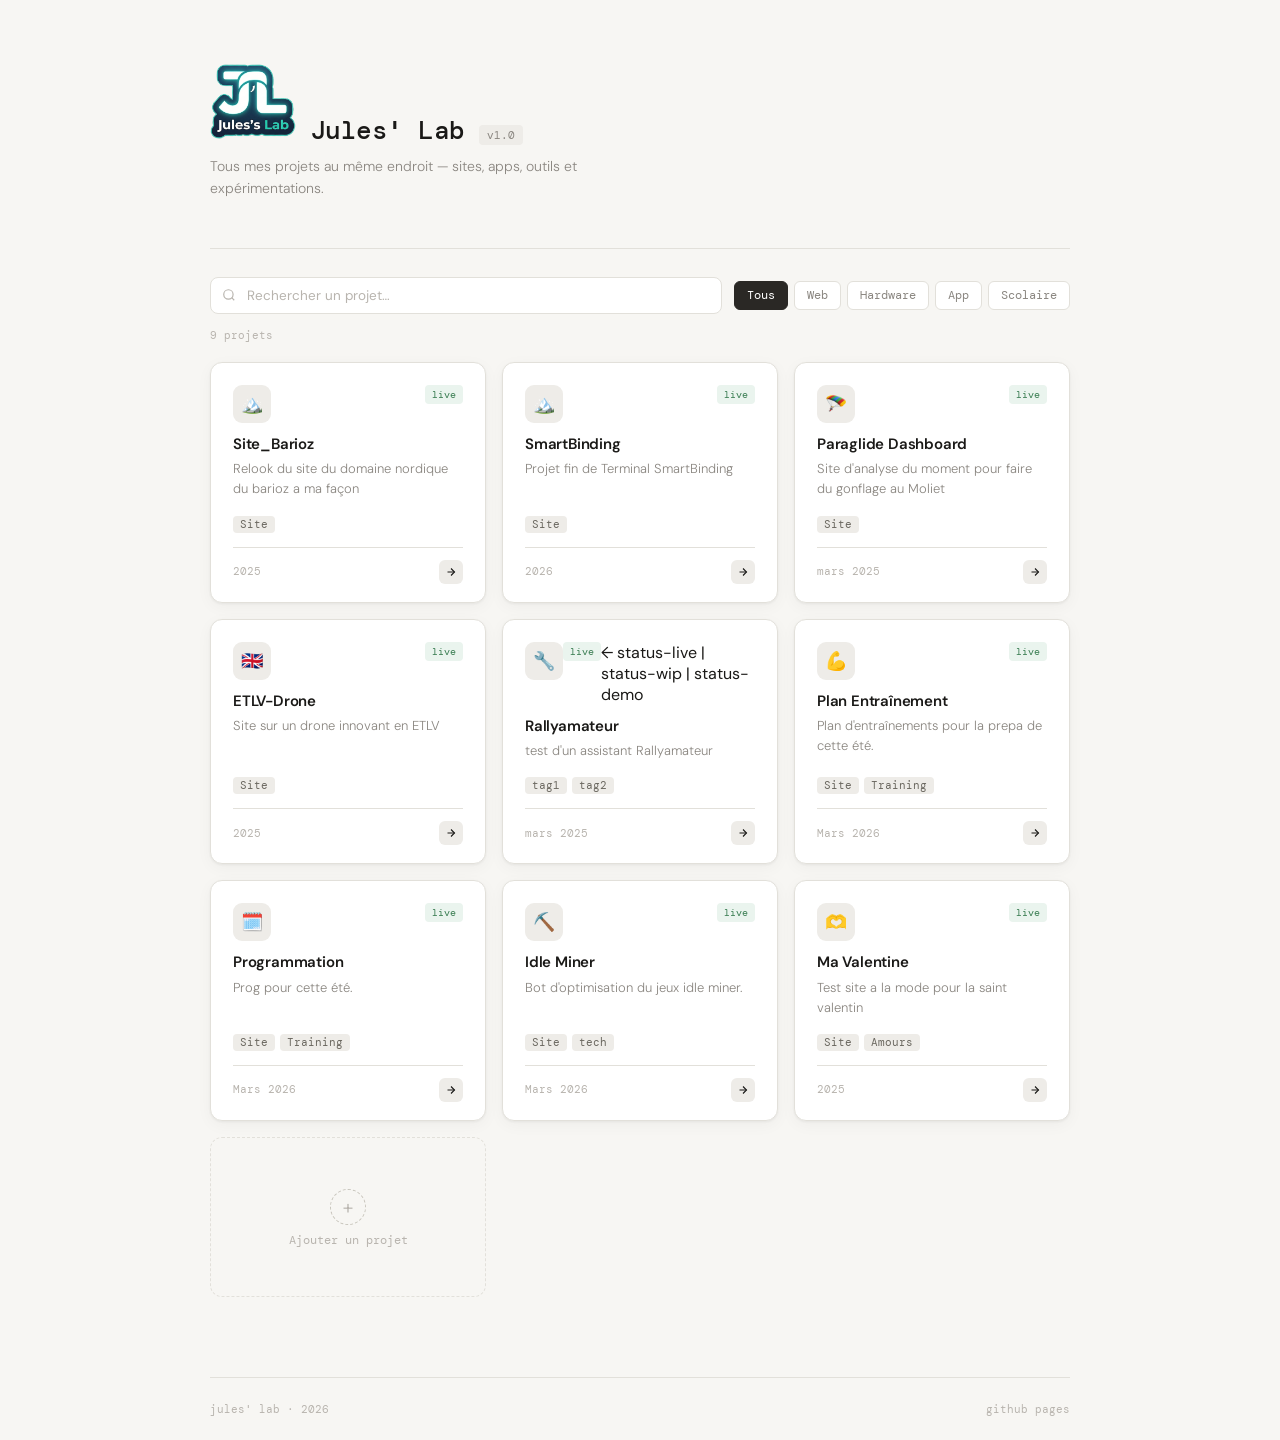
<file: index.html>
<!DOCTYPE html>
<html lang="fr">
<head>
  <meta charset="UTF-8" />
  <meta name="viewport" content="width=device-width, initial-scale=1.0" />
  <title>Jules' Lab</title>
  <link rel="icon" type="image/png" href="logo3.png" />
  <link rel="preconnect" href="https://fonts.googleapis.com" />
  <link href="https://fonts.googleapis.com/css2?family=DM+Mono:ital,wght@0,300;0,400;0,500;1,300&family=DM+Sans:wght@300;400;500;600&display=swap" rel="stylesheet" />
  <style>
    *, *::before, *::after { box-sizing: border-box; margin: 0; padding: 0; }

    :root {
      --bg: #f7f6f3;
      --surface: #ffffff;
      --border: #e2e0da;
      --border-hover: #c8c5bc;
      --text: #1a1917;
      --text-muted: #8a8680;
      --text-light: #b8b4ae;
      --accent: #2a2825;
      --tag-bg: #eeece8;
      --tag-text: #6b6860;
      --shadow: 0 1px 3px rgba(0,0,0,0.06), 0 4px 16px rgba(0,0,0,0.04);
      --shadow-hover: 0 2px 8px rgba(0,0,0,0.08), 0 12px 32px rgba(0,0,0,0.08);
      --radius: 12px;
    }

    body {
      font-family: 'DM Sans', sans-serif;
      background: var(--bg);
      color: var(--text);
      min-height: 100vh;
      padding: 0 24px;
    }

    /* ── HEADER ── */
    header {
      max-width: 860px;
      margin: 0 auto;
      padding: 64px 0 48px;
      display: flex;
      flex-direction: column;
      gap: 8px;
      border-bottom: 1px solid var(--border);
    }

    .header-top {
      display: flex;
      align-items: baseline;
      gap: 14px;
    }

    h1 {
      font-family: 'DM Mono', monospace;
      font-size: 26px;
      font-weight: 500;
      letter-spacing: -0.5px;
      color: var(--text);
    }

    .header-badge {
      font-family: 'DM Mono', monospace;
      font-size: 11px;
      color: var(--text-muted);
      background: var(--tag-bg);
      padding: 3px 8px;
      border-radius: 4px;
      font-weight: 400;
    }

    .header-desc {
      font-size: 14px;
      color: var(--text-muted);
      font-weight: 300;
      line-height: 1.6;
      max-width: 420px;
    }

    /* ── SEARCH / FILTER ── */
    .controls {
      max-width: 860px;
      margin: 0 auto;
      padding: 28px 0 0;
      display: flex;
      gap: 12px;
      align-items: center;
      flex-wrap: wrap;
    }

    .search-wrap {
      position: relative;
      flex: 1;
      min-width: 200px;
    }

    .search-wrap svg {
      position: absolute;
      left: 12px;
      top: 50%;
      transform: translateY(-50%);
      color: var(--text-light);
    }

    input[type="search"] {
      width: 100%;
      padding: 9px 12px 9px 36px;
      border: 1px solid var(--border);
      border-radius: 8px;
      background: var(--surface);
      font-family: 'DM Sans', sans-serif;
      font-size: 13.5px;
      color: var(--text);
      outline: none;
      transition: border-color 0.15s;
    }

    input[type="search"]:focus { border-color: var(--border-hover); }
    input[type="search"]::placeholder { color: var(--text-light); }

    .filters {
      display: flex;
      gap: 6px;
      flex-wrap: wrap;
    }

    .filter-btn {
      font-family: 'DM Mono', monospace;
      font-size: 11.5px;
      padding: 6px 12px;
      border: 1px solid var(--border);
      border-radius: 6px;
      background: var(--surface);
      color: var(--text-muted);
      cursor: pointer;
      transition: all 0.15s;
      white-space: nowrap;
    }

    .filter-btn:hover { border-color: var(--border-hover); color: var(--text); }
    .filter-btn.active { background: var(--accent); border-color: var(--accent); color: #fff; }

    /* ── STATS BAR ── */
    .stats {
      max-width: 860px;
      margin: 0 auto;
      padding: 14px 0 20px;
      display: flex;
      align-items: center;
      gap: 6px;
    }

    .stats-count {
      font-family: 'DM Mono', monospace;
      font-size: 11px;
      color: var(--text-light);
    }

    /* ── GRID ── */
    .grid {
      max-width: 860px;
      margin: 0 auto;
      display: grid;
      grid-template-columns: repeat(auto-fill, minmax(260px, 1fr));
      gap: 16px;
      padding-bottom: 80px;
    }

    /* ── CARD ── */
    .card {
      background: var(--surface);
      border: 1px solid var(--border);
      border-radius: var(--radius);
      padding: 22px 22px 18px;
      display: flex;
      flex-direction: column;
      gap: 0;
      box-shadow: var(--shadow);
      transition: box-shadow 0.2s, border-color 0.2s, transform 0.2s;
      cursor: pointer;
      text-decoration: none;
      color: inherit;
      position: relative;
      overflow: hidden;
    }

    .card:hover {
      box-shadow: var(--shadow-hover);
      border-color: var(--border-hover);
      transform: translateY(-2px);
    }

    .card.wip { opacity: 0.72; }

    .card-header {
      display: flex;
      align-items: flex-start;
      justify-content: space-between;
      margin-bottom: 12px;
    }

    .card-icon {
      width: 38px;
      height: 38px;
      border-radius: 9px;
      background: var(--tag-bg);
      display: flex;
      align-items: center;
      justify-content: center;
      font-size: 18px;
      flex-shrink: 0;
    }

    .card-status {
      font-family: 'DM Mono', monospace;
      font-size: 10px;
      padding: 3px 7px;
      border-radius: 4px;
      font-weight: 400;
    }

    .status-live   { background: #eaf4ee; color: #3a7d52; }
    .status-wip    { background: #fef6e4; color: #a0772a; }
    .status-demo   { background: #eef2ff; color: #5469d4; }

    .card-title {
      font-size: 15px;
      font-weight: 600;
      letter-spacing: -0.2px;
      margin-bottom: 5px;
      line-height: 1.3;
    }

    .card-desc {
      font-size: 13px;
      color: var(--text-muted);
      line-height: 1.55;
      font-weight: 300;
      flex: 1;
      margin-bottom: 16px;
    }

    .card-tags {
      display: flex;
      flex-wrap: wrap;
      gap: 5px;
      margin-bottom: 14px;
    }

    .tag {
      font-family: 'DM Mono', monospace;
      font-size: 10.5px;
      background: var(--tag-bg);
      color: var(--tag-text);
      padding: 2px 7px;
      border-radius: 4px;
    }

    .card-footer {
      display: flex;
      align-items: center;
      justify-content: space-between;
      padding-top: 12px;
      border-top: 1px solid var(--border);
    }

    .card-date {
      font-family: 'DM Mono', monospace;
      font-size: 10.5px;
      color: var(--text-light);
    }

    .card-arrow {
      width: 24px;
      height: 24px;
      border-radius: 6px;
      background: var(--tag-bg);
      display: flex;
      align-items: center;
      justify-content: center;
      transition: background 0.15s;
    }

    .card:hover .card-arrow { background: var(--accent); }
    .card:hover .card-arrow svg { color: #fff; }

    /* ── ADD CARD ── */
    .card-add {
      border: 1.5px dashed var(--border);
      background: transparent;
      box-shadow: none;
      align-items: center;
      justify-content: center;
      gap: 8px;
      min-height: 160px;
      opacity: 0.7;
      cursor: default;
    }

    .card-add:hover {
      border-color: var(--border-hover);
      transform: none;
      box-shadow: none;
      opacity: 1;
    }

    .card-add-icon {
      width: 36px;
      height: 36px;
      border-radius: 50%;
      border: 1.5px dashed var(--border-hover);
      display: flex;
      align-items: center;
      justify-content: center;
      color: var(--text-light);
      font-size: 20px;
      font-weight: 300;
    }

    .card-add-label {
      font-family: 'DM Mono', monospace;
      font-size: 11.5px;
      color: var(--text-light);
    }

    /* ── EMPTY STATE ── */
    .empty {
      grid-column: 1/-1;
      text-align: center;
      padding: 60px 0;
      color: var(--text-light);
      font-size: 13px;
      font-family: 'DM Mono', monospace;
    }

    /* ── FOOTER ── */
    footer {
      max-width: 860px;
      margin: 0 auto;
      padding: 24px 0;
      border-top: 1px solid var(--border);
      display: flex;
      align-items: center;
      justify-content: space-between;
    }

    .footer-text {
      font-family: 'DM Mono', monospace;
      font-size: 11px;
      color: var(--text-light);
    }

    /* ── RESPONSIVE ── */
    @media (max-width: 520px) {
      body { padding: 0 16px; }
      header { padding: 40px 0 32px; }
      h1 { font-size: 22px; }
      .grid { grid-template-columns: 1fr; }
    }

    /* ── ANIMATIONS ── */
    .card { animation: fadeUp 0.3s ease both; }
    @keyframes fadeUp {
      from { opacity: 0; transform: translateY(10px); }
      to   { opacity: 1; transform: translateY(0); }
    }

    .hidden { display: none !important; }
  </style>
</head>
<body>

<header>
  <div class="header-top">
  <img src="logo3.png" alt="" height="75" style="display:block;" />
  <h1>Jules' Lab</h1>
  <span class="header-badge">v1.0</span>
</div>
  <p class="header-desc">Tous mes projets au même endroit — sites, apps, outils et expérimentations.</p>
</header>

<div class="controls">
  <div class="search-wrap">
    <svg width="14" height="14" fill="none" stroke="currentColor" stroke-width="2" viewBox="0 0 24 24">
      <circle cx="11" cy="11" r="8"/><line x1="21" y1="21" x2="16.65" y2="16.65"/>
    </svg>
    <input type="search" id="searchInput" placeholder="Rechercher un projet…" />
  </div>
  <div class="filters">
    <button class="filter-btn active" data-filter="all">Tous</button>
    <button class="filter-btn" data-filter="web">Web</button>
    <button class="filter-btn" data-filter="hardware">Hardware</button>
    <button class="filter-btn" data-filter="app">App</button>
    <button class="filter-btn" data-filter="scolaire">Scolaire</button>
  </div>
</div>

<div class="stats">
  <span class="stats-count" id="statsCount"></span>
</div>

<div class="grid" id="grid">

  <!-- ═══════════════════════════════════════════════
       PROJETS — pour en ajouter un, copie un bloc
       .card et modifie les infos. C'est tout !
       ═══════════════════════════════════════════════ -->

  <!--
    TEMPLATE À COPIER :

    <a class="card" href="URL_DU_SITE" target="_blank" rel="noopener"
       data-tags="web,app,hardware,scolaire" data-title="Nom du projet">
      <div class="card-header">
        <div class="card-icon">🔧</div>
        <span class="card-status status-live">live</span>
      </span>  ← status-live | status-wip | status-demo
      </div>
      <div class="card-title">Nom du projet</div>
      <div class="card-desc">Description courte du projet.</div>
      <div class="card-tags">
        <span class="tag">tag1</span>
        <span class="tag">tag2</span>
      </div>
      <div class="card-footer">
        <span class="card-date">mars 2025</span>
        <span class="card-arrow">
          <svg width="12" height="12" fill="none" stroke="currentColor" stroke-width="2.2" viewBox="0 0 24 24">
            <line x1="5" y1="12" x2="19" y2="12"/>
            <polyline points="12 5 19 12 12 19"/>
          </svg>
        </span>
      </div>
    </a>
  -->

  <!-- PROJET 1 : SmartBinding -->
  <!-- PROJET 2 : Macropad ESP32 -->
  <!-- PROJET 3 : usageDirect -->
  
   <a class="card" href="Barioz/index.html" target="_blank" rel="noopener"
   data-tags="web" data-title="Site_Barioz">
  <div class="card-header">
    <div class="card-icon">🏔️​</div>
    <span class="card-status status-live">live</span>
  </div>
  <div class="card-title">Site_Barioz</div>
  <div class="card-desc">Relook du site du domaine nordique du barioz a ma façon</div>
  <div class="card-tags">
    <span class="tag">Site</span>
  </div>
  <div class="card-footer">
    <span class="card-date">2025</span>
    <span class="card-arrow">
      <svg width="12" height="12" fill="none" stroke="currentColor" stroke-width="2.2" viewBox="0 0 24 24">
        <line x1="5" y1="12" x2="19" y2="12"/>
        <polyline points="12 5 19 12 12 19"/>
      </svg>
    </span>
  </div>
</a>
  

<a class="card" href="SmartBinding/index.html" target="_blank" rel="noopener"
   data-tags="web" data-title="SmartBinding">
  <div class="card-header">
    <div class="card-icon">🏔️​</div>
    <span class="card-status status-live">live</span>
  </div>
  <div class="card-title">SmartBinding</div>
  <div class="card-desc">Projet fin de Terminal SmartBinding</div>
  <div class="card-tags">
    <span class="tag">Site</span>
  </div>
  <div class="card-footer">
    <span class="card-date">2026</span>
    <span class="card-arrow">
      <svg width="12" height="12" fill="none" stroke="currentColor" stroke-width="2.2" viewBox="0 0 24 24">
        <line x1="5" y1="12" x2="19" y2="12"/>
        <polyline points="12 5 19 12 12 19"/>
      </svg>
    </span>
  </div>
</a>
  

<a class="card" href="parapente/paraglide-dashboard.html" target="_blank" rel="noopener"
       data-tags="web" data-title="Paraglide Dashboard">
      <div class="card-header">
        <div class="card-icon">🪂</div>
        <span class="card-status status-live">live</span>
      </span> 
      </div>
      <div class="card-title">Paraglide Dashboard</div>
      <div class="card-desc">Site d'analyse du moment pour faire du gonflage au Moliet</div>
      <div class="card-tags">
        <span class="tag">Site</span>
      </div>
      <div class="card-footer">
        <span class="card-date">mars 2025</span>
        <span class="card-arrow">
          <svg width="12" height="12" fill="none" stroke="currentColor" stroke-width="2.2" viewBox="0 0 24 24">
            <line x1="5" y1="12" x2="19" y2="12"/>
            <polyline points="12 5 19 12 12 19"/>
          </svg>
        </span>
      </div>
    </a>


  <a class="card" href="ETLV/index.html" target="_blank" rel="noopener"
   data-tags="web" data-title="ETLV-Drone">
  <div class="card-header">
    <div class="card-icon">🇬🇧​</div>
    <span class="card-status status-live">live</span>
  </div>
  <div class="card-title">ETLV-Drone</div>
  <div class="card-desc">Site sur un drone innovant en ETLV</div>
  <div class="card-tags">
    <span class="tag">Site</span>
  </div>
  <div class="card-footer">
    <span class="card-date">2025</span>
    <span class="card-arrow">
      <svg width="12" height="12" fill="none" stroke="currentColor" stroke-width="2.2" viewBox="0 0 24 24">
        <line x1="5" y1="12" x2="19" y2="12"/>
        <polyline points="12 5 19 12 12 19"/>
      </svg>
    </span>
  </div>
</a>



    <a class="card" href="Rally/index.html" target="_blank" rel="noopener"
       data-tags="web,app" data-title="Rallyamateur">
      <div class="card-header">
        <div class="card-icon">🔧</div>
        <span class="card-status status-live">live</span>
      </span>  ← status-live | status-wip | status-demo
      </div>
      <div class="card-title">Rallyamateur</div>
      <div class="card-desc">test d'un assistant Rallyamateur</div>
      <div class="card-tags">
        <span class="tag">tag1</span>
        <span class="tag">tag2</span>
      </div>
      <div class="card-footer">
        <span class="card-date">mars 2025</span>
        <span class="card-arrow">
          <svg width="12" height="12" fill="none" stroke="currentColor" stroke-width="2.2" viewBox="0 0 24 24">
            <line x1="5" y1="12" x2="19" y2="12"/>
            <polyline points="12 5 19 12 12 19"/>
          </svg>
        </span>
      </div>
    </a>



  <a class="card" href="Training/index.html" target="_blank" rel="noopener"
       data-tags="web" data-title="Plan Entraînement">
      <div class="card-header">
        <div class="card-icon">💪</div>
        <span class="card-status status-live">live</span>
      </div>
      <div class="card-title">Plan Entraînement</div>
      <div class="card-desc">Plan d'entraînements pour la prepa de cette été.</div>
      <div class="card-tags">
        <span class="tag">Site</span>
        <span class="tag">Training</span>
      </div>
      <div class="card-footer">
        <span class="card-date">Mars 2026</span>
        <span class="card-arrow">
          <svg width="12" height="12" fill="none" stroke="currentColor" stroke-width="2.2" viewBox="0 0 24 24">
            <line x1="5" y1="12" x2="19" y2="12"/>
            <polyline points="12 5 19 12 12 19"/>
          </svg>
        </span>
      </div>
    </a>

  <a class="card" href="Training/training-plan(1).jsx" target="_blank" rel="noopener"
       data-tags="web" data-title="Programmation">
      <div class="card-header">
        <div class="card-icon">🗓️</div>
        <span class="card-status status-live">live</span>
      </div>
      <div class="card-title">Programmation</div>
      <div class="card-desc">Prog pour cette été.</div>
      <div class="card-tags">
        <span class="tag">Site</span>
        <span class="tag">Training</span>
      </div>
      <div class="card-footer">
        <span class="card-date">Mars 2026</span>
        <span class="card-arrow">
          <svg width="12" height="12" fill="none" stroke="currentColor" stroke-width="2.2" viewBox="0 0 24 24">
            <line x1="5" y1="12" x2="19" y2="12"/>
            <polyline points="12 5 19 12 12 19"/>
          </svg>
        </span>
      </div>
    </a>
  
  <a class="card" href="Idle/Idle-miner" target="_blank" rel="noopener"
       data-tags="web" data-title="Idle-miner">
      <div class="card-header">
        <div class="card-icon">​⛏️</div>
        <span class="card-status status-live">live</span>
      </div>
      <div class="card-title">Idle Miner</div>
      <div class="card-desc">Bot d'optimisation du jeux idle miner.</div>
      <div class="card-tags">
        <span class="tag">Site</span>
        <span class="tag">tech</span>
      </div>
      <div class="card-footer">
        <span class="card-date">Mars 2026</span>
        <span class="card-arrow">
          <svg width="12" height="12" fill="none" stroke="currentColor" stroke-width="2.2" viewBox="0 0 24 24">
            <line x1="5" y1="12" x2="19" y2="12"/>
            <polyline points="12 5 19 12 12 19"/>
          </svg>
        </span>
      </div>
    </a>

  
  
  <a class="card" href="Ma-Valentine" target="_blank" rel="noopener"
       data-tags="web" data-title="Ma Valentine">
      <div class="card-header">
        <div class="card-icon">​🫶</div>
        <span class="card-status status-live">live</span>
      </div>
      <div class="card-title">Ma Valentine</div>
      <div class="card-desc">Test site a la mode pour la saint valentin</div>
      <div class="card-tags">
        <span class="tag">Site</span>
        <span class="tag">Amours</span>
      </div>
      <div class="card-footer">
        <span class="card-date">2025</span>
        <span class="card-arrow">
          <svg width="12" height="12" fill="none" stroke="currentColor" stroke-width="2.2" viewBox="0 0 24 24">
            <line x1="5" y1="12" x2="19" y2="12"/>
            <polyline points="12 5 19 12 12 19"/>
          </svg>
        </span>
      </div>
    </a>
  
  <!-- CARTE "AJOUTER UN PROJET" — ne pas supprimer -->
  <div class="card card-add" aria-hidden="true" id="addCard">
    <div class="card-add-icon">+</div>
    <span class="card-add-label">Ajouter un projet</span>
  </div>

</div>

<footer>
  <span class="footer-text">jules' lab · <span id="year"></span></span>
  <span class="footer-text">github pages</span>
</footer>

<script>
  // ── Année auto
  document.getElementById('year').textContent = new Date().getFullYear();

  // ── Récupère toutes les cartes projet (pas la carte "ajouter")
  const allCards = () => [...document.querySelectorAll('.card:not(.card-add)')];
  const statsEl  = document.getElementById('statsCount');
  const addCard  = document.getElementById('addCard');

  function updateStats(visible) {
    const total = allCards().length;
    statsEl.textContent = visible === total
      ? `${total} projet${total > 1 ? 's' : ''}`
      : `${visible} / ${total} projet${total > 1 ? 's' : ''}`;
  }

  function applyFilters() {
    const search     = document.getElementById('searchInput').value.toLowerCase().trim();
    const activeBtn  = document.querySelector('.filter-btn.active');
    const filter     = activeBtn ? activeBtn.dataset.filter : 'all';
    let visibleCount = 0;

    allCards().forEach(card => {
      const title = (card.dataset.title || '').toLowerCase();
      const desc  = (card.querySelector('.card-desc')?.textContent || '').toLowerCase();
      const tags  = (card.dataset.tags || '').toLowerCase();

      const matchSearch = !search || title.includes(search) || desc.includes(search) || tags.includes(search);
      const matchFilter = filter === 'all' || tags.includes(filter);

      if (matchSearch && matchFilter) {
        card.classList.remove('hidden');
        visibleCount++;
      } else {
        card.classList.add('hidden');
      }
    });

    // Affiche/cache la carte "ajouter" selon l'état des filtres
    addCard.classList.toggle('hidden', !!(search || filter !== 'all'));

    // Empty state
    let emptyEl = document.getElementById('emptyState');
    if (visibleCount === 0) {
      if (!emptyEl) {
        emptyEl = document.createElement('div');
        emptyEl.id = 'emptyState';
        emptyEl.className = 'empty';
        emptyEl.textContent = 'Aucun projet trouvé.';
        document.getElementById('grid').appendChild(emptyEl);
      }
    } else if (emptyEl) {
      emptyEl.remove();
    }

    updateStats(visibleCount);
  }

  // ── Event listeners
  document.getElementById('searchInput').addEventListener('input', applyFilters);

  document.querySelectorAll('.filter-btn').forEach(btn => {
    btn.addEventListener('click', () => {
      document.querySelectorAll('.filter-btn').forEach(b => b.classList.remove('active'));
      btn.classList.add('active');
      applyFilters();
    });
  });

  // ── Init
  applyFilters();
</script>

</body>
</html>
</file>
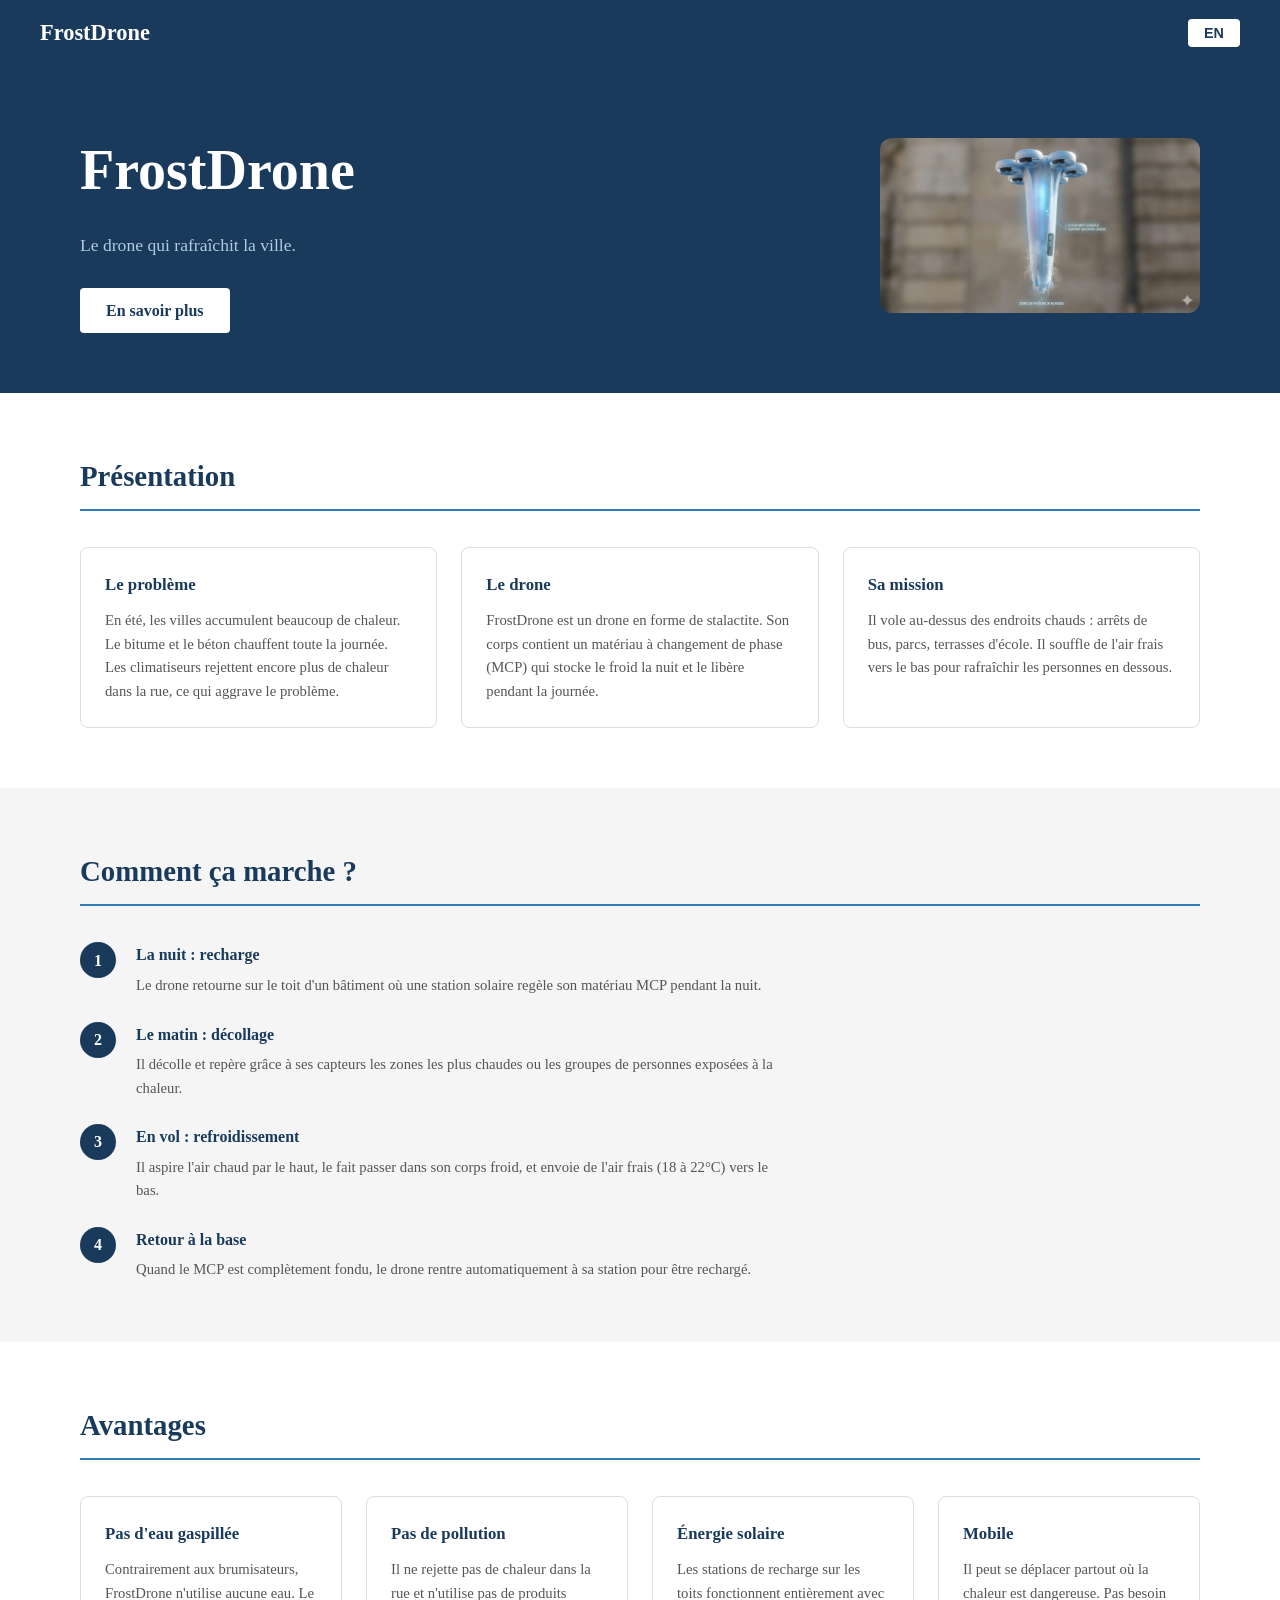
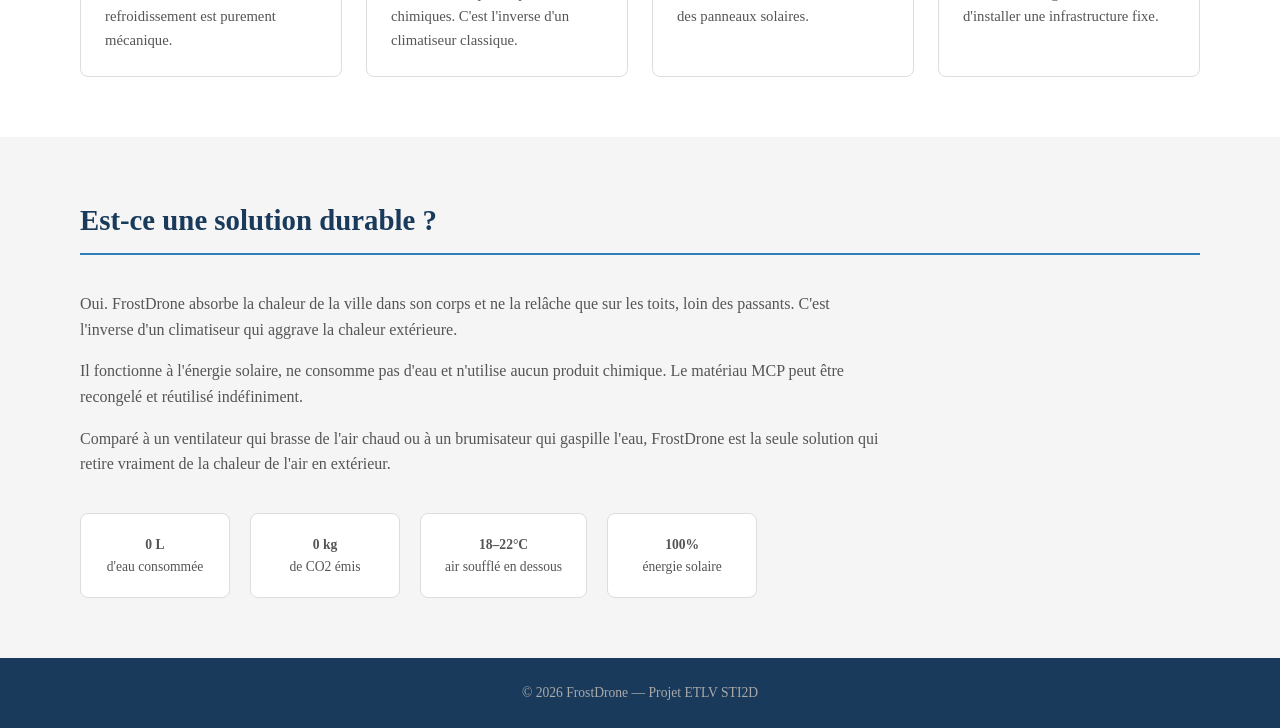
<file: ETLV/index.html>
<!DOCTYPE html>
<html lang="fr">

<head>
  <meta charset="UTF-8">
  <meta name="viewport" content="width=device-width, initial-scale=1.0">
  <title>FrostDrone</title>
  <link rel="stylesheet" href="style.css">
</head>

<body>

  <nav>
    <p class="logo">FrostDrone</p>
    <button id="langBtn">EN</button>
  </nav>

  <!-- Accueil -->
  <section id="accueil">
    <div class="hero-texte">
      <h1>FrostDrone</h1>
      <p class="slogan" data-i18n="slogan">Le drone qui rafraîchit la ville.</p>
      <a href="#presentation" class="bouton" data-i18n="btn">En savoir plus</a>
    </div>
    <div class="hero-image">
      <img src="drone.png" alt="Photo du FrostDrone">
    </div>
  </section>

  <!-- Présentation -->
  <section id="presentation">
    <h2 data-i18n="pres_titre">Présentation</h2>

    <div class="colonnes">
      <div class="carte">
        <h3 data-i18n="c1_titre">Le problème</h3>
        <p data-i18n="c1_texte">En été, les villes accumulent beaucoup de chaleur. Le bitume et le béton chauffent toute la journée. Les climatiseurs rejettent encore plus de chaleur dans la rue, ce qui aggrave le problème.</p>
      </div>
      <div class="carte">
        <h3 data-i18n="c2_titre">Le drone</h3>
        <p data-i18n="c2_texte">FrostDrone est un drone en forme de stalactite. Son corps contient un matériau à changement de phase (MCP) qui stocke le froid la nuit et le libère pendant la journée.</p>
      </div>
      <div class="carte">
        <h3 data-i18n="c3_titre">Sa mission</h3>
        <p data-i18n="c3_texte">Il vole au-dessus des endroits chauds : arrêts de bus, parcs, terrasses d'école. Il souffle de l'air frais vers le bas pour rafraîchir les personnes en dessous.</p>
      </div>
    </div>
  </section>

  <!-- Fonctionnement -->
  <section id="fonctionnement">
    <h2 data-i18n="fonc_titre">Comment ça marche ?</h2>

    <div class="etapes">
      <div class="etape">
        <div class="numero">1</div>
        <div>
          <h3 data-i18n="e1_titre">La nuit : recharge</h3>
          <p data-i18n="e1_texte">Le drone retourne sur le toit d'un bâtiment où une station solaire regèle son matériau MCP pendant la nuit.</p>
        </div>
      </div>
      <div class="etape">
        <div class="numero">2</div>
        <div>
          <h3 data-i18n="e2_titre">Le matin : décollage</h3>
          <p data-i18n="e2_texte">Il décolle et repère grâce à ses capteurs les zones les plus chaudes ou les groupes de personnes exposées à la chaleur.</p>
        </div>
      </div>
      <div class="etape">
        <div class="numero">3</div>
        <div>
          <h3 data-i18n="e3_titre">En vol : refroidissement</h3>
          <p data-i18n="e3_texte">Il aspire l'air chaud par le haut, le fait passer dans son corps froid, et envoie de l'air frais (18 à 22°C) vers le bas.</p>
        </div>
      </div>
      <div class="etape">
        <div class="numero">4</div>
        <div>
          <h3 data-i18n="e4_titre">Retour à la base</h3>
          <p data-i18n="e4_texte">Quand le MCP est complètement fondu, le drone rentre automatiquement à sa station pour être rechargé.</p>
        </div>
      </div>
    </div>
  </section>

  <!-- Avantages -->
  <section id="avantages">
    <h2 data-i18n="av_titre">Avantages</h2>

    <div class="colonnes">
      <div class="carte">
        <h3 data-i18n="av1_titre">Pas d'eau gaspillée</h3>
        <p data-i18n="av1_texte">Contrairement aux brumisateurs, FrostDrone n'utilise aucune eau. Le refroidissement est purement mécanique.</p>
      </div>
      <div class="carte">
        <h3 data-i18n="av2_titre">Pas de pollution</h3>
        <p data-i18n="av2_texte">Il ne rejette pas de chaleur dans la rue et n'utilise pas de produits chimiques. C'est l'inverse d'un climatiseur classique.</p>
      </div>
      <div class="carte">
        <h3 data-i18n="av3_titre">Énergie solaire</h3>
        <p data-i18n="av3_texte">Les stations de recharge sur les toits fonctionnent entièrement avec des panneaux solaires.</p>
      </div>
      <div class="carte">
        <h3 data-i18n="av4_titre">Mobile</h3>
        <p data-i18n="av4_texte">Il peut se déplacer partout où la chaleur est dangereuse. Pas besoin d'installer une infrastructure fixe.</p>
      </div>
    </div>
  </section>

  <!-- Durabilité -->
  <section id="durabilite">
    <h2 data-i18n="dur_titre">Est-ce une solution durable ?</h2>

    <p data-i18n="dur_p1">Oui. FrostDrone absorbe la chaleur de la ville dans son corps et ne la relâche que sur les toits, loin des passants. C'est l'inverse d'un climatiseur qui aggrave la chaleur extérieure.</p>
    <p data-i18n="dur_p2">Il fonctionne à l'énergie solaire, ne consomme pas d'eau et n'utilise aucun produit chimique. Le matériau MCP peut être recongelé et réutilisé indéfiniment.</p>
    <p data-i18n="dur_p3">Comparé à un ventilateur qui brasse de l'air chaud ou à un brumisateur qui gaspille l'eau, FrostDrone est la seule solution qui retire vraiment de la chaleur de l'air en extérieur.</p>

    <div class="stats">
      <div class="stat">
        <p class="chiffre">0 L</p>
        <p data-i18n="s1">d'eau consommée</p>
      </div>
      <div class="stat">
        <p class="chiffre">0 kg</p>
        <p data-i18n="s2">de CO2 émis</p>
      </div>
      <div class="stat">
        <p class="chiffre">18–22°C</p>
        <p data-i18n="s3">air soufflé en dessous</p>
      </div>
      <div class="stat">
        <p class="chiffre">100%</p>
        <p data-i18n="s4">énergie solaire</p>
      </div>
    </div>
  </section>

  <footer>
    <p data-i18n="footer">© 2026 FrostDrone — Projet ETLV STI2D</p>
  </footer>

  <script src="script.js"></script>

</body>
</html>
</file>
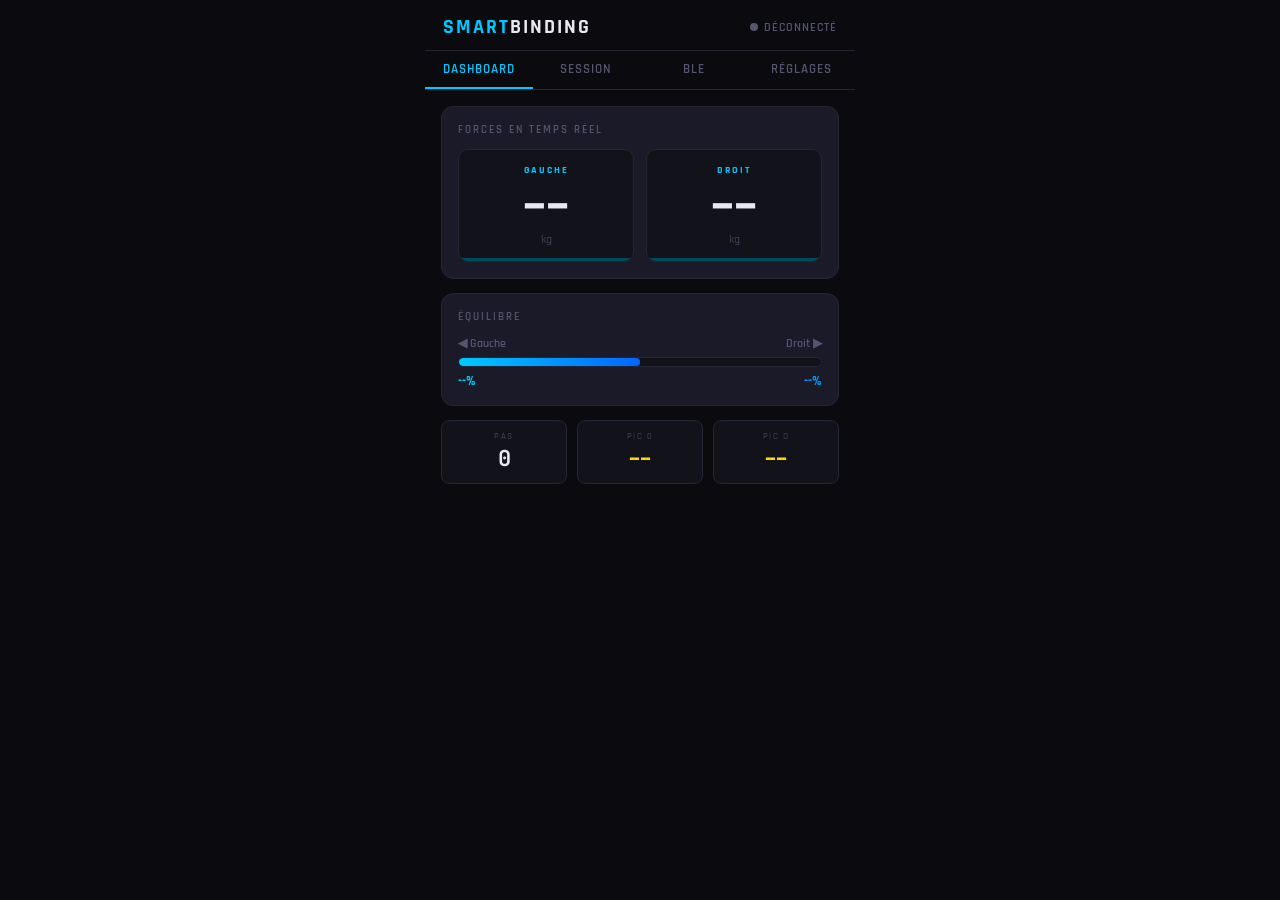
<file: SmartBinding/index.html>
<!DOCTYPE html>
<html lang="fr">
<head>
<meta charset="UTF-8">
<meta name="viewport" content="width=device-width, initial-scale=1.0, user-scalable=no">
<meta name="mobile-web-app-capable" content="yes">
<meta name="apple-mobile-web-app-capable" content="yes">
<meta name="apple-mobile-web-app-status-bar-style" content="black-translucent">
<meta name="theme-color" content="#0A0A0F">
<title>SmartBinding</title>
<style>
  @import url('https://fonts.googleapis.com/css2?family=Rajdhani:wght@400;600;700&family=JetBrains+Mono:wght@400;700&display=swap');

  :root {
    --bg:       #0A0A0F;
    --surface:  #12121A;
    --card:     #1A1A28;
    --cyan:     #00C8FF;
    --cyan-dim: #004A5E;
    --gold:     #FFD700;
    --red:      #FF3355;
    --green:    #00FF88;
    --text:     #E8E8F0;
    --muted:    #555570;
    --border:   #252535;
  }

  * { margin:0; padding:0; box-sizing:border-box; -webkit-tap-highlight-color:transparent; }

  html, body {
    height:100%; overflow:hidden;
    background:var(--bg);
    color:var(--text);
    font-family:'Rajdhani', sans-serif;
    font-size:16px;
  }

  /* ── LAYOUT ── */
  #app {
    display:flex; flex-direction:column;
    height:100dvh; /* dynamic viewport height */
    max-width:430px; margin:0 auto;
    position:relative;
  }

  /* ── HEADER ── */
  header {
    display:flex; align-items:center; justify-content:space-between;
    padding:14px 18px 10px;
    border-bottom:1px solid var(--border);
    flex-shrink:0;
  }
  .logo {
    font-size:20px; font-weight:700; letter-spacing:2px;
    color:var(--cyan); text-transform:uppercase;
  }
  .logo span { color:var(--text); }
  #ble-dot {
    display:flex; align-items:center; gap:6px;
    font-size:12px; font-weight:600; letter-spacing:1px;
    color:var(--muted); transition:color .3s;
  }
  #ble-dot::before {
    content:''; width:8px; height:8px; border-radius:50%;
    background:var(--muted); transition:background .3s, box-shadow .3s;
  }
  #ble-dot.connected { color:var(--green); }
  #ble-dot.connected::before { background:var(--green); box-shadow:0 0 8px var(--green); }
  #ble-dot.scanning { color:var(--cyan); animation:blink 1s infinite; }
  #ble-dot.scanning::before { background:var(--cyan); }
  #ble-dot.demo { color:var(--gold); }
  #ble-dot.demo::before { background:var(--gold); box-shadow:0 0 8px var(--gold); }
  @keyframes blink { 50%{ opacity:.3 } }

  /* ── TABS ── */
  nav {
    display:flex; border-bottom:1px solid var(--border);
    flex-shrink:0;
  }
  nav button {
    flex:1; padding:10px 0; background:none; border:none;
    color:var(--muted); font-family:'Rajdhani',sans-serif;
    font-size:13px; font-weight:600; letter-spacing:1px;
    text-transform:uppercase; cursor:pointer;
    border-bottom:2px solid transparent;
    transition:color .2s, border-color .2s;
  }
  nav button.active { color:var(--cyan); border-color:var(--cyan); }

  /* ── CONTENT ── */
  #content { flex:1; overflow-y:auto; padding:16px; }

  /* ── SCREEN CARDS ── */
  .screen { display:none; flex-direction:column; gap:14px; }
  .screen.active { display:flex; }

  .card {
    background:var(--card);
    border:1px solid var(--border);
    border-radius:12px;
    padding:16px;
  }
  .card-title {
    font-size:11px; font-weight:600; letter-spacing:2px;
    color:var(--muted); text-transform:uppercase; margin-bottom:12px;
  }

  /* ── FORCE DISPLAY ── */
  .force-row {
    display:grid; grid-template-columns:1fr 1fr; gap:12px;
  }
  .force-block {
    background:var(--surface);
    border:1px solid var(--border);
    border-radius:10px; padding:14px;
    text-align:center; position:relative; overflow:hidden;
    transition:border-color .3s;
  }
  .force-block.alert { border-color:var(--red); }
  .force-block::before {
    content:''; position:absolute; bottom:0; left:0; right:0;
    height:3px; background:var(--cyan-dim); transition:width .4s;
  }
  .force-label {
    font-size:10px; font-weight:700; letter-spacing:2px;
    color:var(--cyan); text-transform:uppercase; margin-bottom:6px;
  }
  .force-value {
    font-family:'JetBrains Mono', monospace;
    font-size:46px; font-weight:700;
    color:var(--text); line-height:1;
    transition:color .3s;
  }
  .force-block.alert .force-value { color:var(--red); }
  .force-unit {
    font-size:12px; color:var(--muted); margin-top:4px;
  }
  .force-bar {
    position:absolute; bottom:0; left:0;
    height:3px; background:var(--cyan);
    transition:width .4s ease, background .3s;
  }
  .force-block.alert .force-bar { background:var(--red); }

  /* ── BALANCE BAR ── */
  .balance-wrap { margin-top:4px; }
  .balance-labels {
    display:flex; justify-content:space-between;
    font-size:12px; color:var(--muted); margin-bottom:6px;
  }
  .balance-labels span { font-weight:600; }
  .balance-track {
    height:10px; background:var(--surface);
    border-radius:5px; overflow:hidden;
    border:1px solid var(--border);
  }
  .balance-fill {
    height:100%; background:linear-gradient(90deg, var(--cyan), #0066FF);
    border-radius:5px; transition:width .4s ease;
  }
  .balance-pct {
    display:flex; justify-content:space-between;
    font-size:13px; font-weight:700; margin-top:6px;
  }
  #pct-g { color:var(--cyan); }
  #pct-d { color:#0099FF; }

  /* ── STATS ROW ── */
  .stats-row {
    display:grid; grid-template-columns:1fr 1fr 1fr; gap:10px;
  }
  .stat-block {
    background:var(--surface); border:1px solid var(--border);
    border-radius:8px; padding:10px; text-align:center;
  }
  .stat-label { font-size:9px; letter-spacing:1.5px; color:var(--muted); text-transform:uppercase; }
  .stat-value {
    font-family:'JetBrains Mono', monospace;
    font-size:22px; font-weight:700; color:var(--text); margin-top:2px;
  }
  .stat-value.gold { color:var(--gold); }

  /* ── ALERT BANNER ── */
  #alert-banner {
    background:var(--red); color:#fff;
    border-radius:8px; padding:10px 14px;
    font-size:14px; font-weight:700; letter-spacing:1px;
    text-align:center; display:none;
    animation:pulse-red 0.8s infinite;
  }
  @keyframes pulse-red { 50%{ opacity:.7 } }

  /* ── BUTTONS ── */
  .btn {
    border:none; border-radius:8px; padding:13px 20px;
    font-family:'Rajdhani',sans-serif; font-size:15px; font-weight:700;
    letter-spacing:1px; cursor:pointer; transition:opacity .2s, transform .1s;
    text-transform:uppercase;
  }
  .btn:active { transform:scale(.97); opacity:.85; }
  .btn-primary { background:var(--cyan); color:#0A0A0F; width:100%; }
  .btn-secondary { background:var(--surface); color:var(--text); border:1px solid var(--border); width:100%; }
  .btn-demo { background:#1A1A44; color:var(--cyan); border:1px solid var(--cyan-dim); width:100%; }
  .btn-danger { background:#330011; color:var(--red); border:1px solid var(--red); width:100%; }
  .btn-row { display:flex; gap:10px; }
  .btn-row .btn { flex:1; }

  /* ── SETTINGS ── */
  .setting-row {
    display:flex; align-items:center; justify-content:space-between;
    padding:12px 0; border-bottom:1px solid var(--border);
  }
  .setting-row:last-child { border-bottom:none; }
  .setting-label { font-size:14px; color:var(--text); }
  .setting-sub { font-size:11px; color:var(--muted); margin-top:2px; }
  input[type=number], input[type=text] {
    background:var(--surface); border:1px solid var(--border);
    border-radius:6px; padding:8px 10px;
    color:var(--text); font-family:'JetBrains Mono',monospace; font-size:14px;
    width:90px; text-align:right;
  }
  input:focus { outline:none; border-color:var(--cyan); }

  /* toggle switch */
  .toggle { position:relative; width:46px; height:26px; }
  .toggle input { opacity:0; width:0; height:0; }
  .toggle-slider {
    position:absolute; inset:0; background:var(--surface);
    border:1px solid var(--border); border-radius:13px; cursor:pointer;
    transition:.3s;
  }
  .toggle-slider::before {
    content:''; position:absolute; left:3px; top:3px;
    width:18px; height:18px; background:var(--muted);
    border-radius:50%; transition:.3s;
  }
  .toggle input:checked + .toggle-slider { background:var(--cyan-dim); border-color:var(--cyan); }
  .toggle input:checked + .toggle-slider::before { transform:translateX(20px); background:var(--cyan); }

  /* ── BLE LIST ── */
  #ble-list { display:flex; flex-direction:column; gap:8px; margin-top:10px; }
  .ble-item {
    display:flex; align-items:center; justify-content:space-between;
    background:var(--surface); border:1px solid var(--border);
    border-radius:8px; padding:12px 14px; cursor:pointer;
    transition:border-color .2s;
  }
  .ble-item:active { border-color:var(--cyan); }
  .ble-name { font-size:14px; font-weight:600; }
  .ble-addr { font-size:11px; color:var(--muted); font-family:'JetBrains Mono',monospace; }
  .ble-rssi { font-size:12px; color:var(--cyan); }

  /* ── SESSION SCREEN ── */
  .session-timer {
    font-family:'JetBrains Mono',monospace;
    font-size:52px; font-weight:700; text-align:center;
    color:var(--text); letter-spacing:4px;
  }
  .chart-area {
    height:140px; position:relative;
    background:var(--surface); border-radius:8px; overflow:hidden;
    border:1px solid var(--border);
  }
  canvas#chart { width:100%; height:100%; display:block; }

  /* ── SCROLLBAR ── */
  #content::-webkit-scrollbar { width:4px; }
  #content::-webkit-scrollbar-track { background:transparent; }
  #content::-webkit-scrollbar-thumb { background:var(--border); border-radius:2px; }

  /* ── SCAN ANIMATION ── */
  .scan-ring {
    width:60px; height:60px; margin:10px auto;
    border-radius:50%; border:2px solid var(--cyan-dim);
    border-top-color:var(--cyan);
    animation:spin 1s linear infinite;
  }
  @keyframes spin { to{ transform:rotate(360deg) } }
</style>
</head>
<body>
<div id="app">

  <!-- HEADER -->
  <header>
    <div class="logo">Smart<span>Binding</span></div>
    <div id="ble-dot">DÉCONNECTÉ</div>
  </header>

  <!-- TABS -->
  <nav>
    <button class="active" onclick="showTab('dashboard')">Dashboard</button>
    <button onclick="showTab('session')">Session</button>
    <button onclick="showTab('ble')">BLE</button>
    <button onclick="showTab('settings')">Réglages</button>
  </nav>

  <!-- CONTENT -->
  <div id="content">

    <!-- ══════════ DASHBOARD ══════════ -->
    <div id="tab-dashboard" class="screen active">

      <div id="alert-banner">⚠ SEUIL DÉPASSÉ !</div>

      <!-- Forces -->
      <div class="card">
        <div class="card-title">Forces en temps réel</div>
        <div class="force-row">
          <div class="force-block" id="block-g">
            <div class="force-label">Gauche</div>
            <div class="force-value" id="val-g">--</div>
            <div class="force-unit" id="unit-g">kg</div>
            <div class="force-bar" id="bar-g" style="width:0%"></div>
          </div>
          <div class="force-block" id="block-d">
            <div class="force-label">Droit</div>
            <div class="force-value" id="val-d">--</div>
            <div class="force-unit" id="unit-d">kg</div>
            <div class="force-bar" id="bar-d" style="width:0%"></div>
          </div>
        </div>
      </div>

      <!-- Balance -->
      <div class="card">
        <div class="card-title">Équilibre</div>
        <div class="balance-wrap">
          <div class="balance-labels">
            <span>◀ Gauche</span>
            <span>Droit ▶</span>
          </div>
          <div class="balance-track">
            <div class="balance-fill" id="balance-fill" style="width:50%"></div>
          </div>
          <div class="balance-pct">
            <span id="pct-g">--%</span>
            <span id="pct-d">--%</span>
          </div>
        </div>
      </div>

      <!-- Stats -->
      <div class="stats-row">
        <div class="stat-block">
          <div class="stat-label">Pas</div>
          <div class="stat-value" id="stat-pas">0</div>
        </div>
        <div class="stat-block">
          <div class="stat-label">Pic G</div>
          <div class="stat-value gold" id="stat-peak-g">--</div>
        </div>
        <div class="stat-block">
          <div class="stat-label">Pic D</div>
          <div class="stat-value gold" id="stat-peak-d">--</div>
        </div>
      </div>

    </div>

    <!-- ══════════ SESSION ══════════ -->
    <div id="tab-session" class="screen">

      <div class="card" style="text-align:center">
        <div class="card-title">Durée session</div>
        <div class="session-timer" id="timer">00:00</div>
      </div>

      <div class="card">
        <div class="card-title">Force au cours du temps</div>
        <div class="chart-area">
          <canvas id="chart"></canvas>
        </div>
        <div style="display:flex;gap:16px;margin-top:8px;font-size:12px;">
          <span style="color:var(--cyan)">— Gauche</span>
          <span style="color:#FF6B00">— Droit</span>
        </div>
      </div>

      <div class="btn-row">
        <button class="btn btn-primary" id="btn-start" onclick="toggleSession()">▶ Démarrer</button>
        <button class="btn btn-secondary" onclick="resetSession()">↺ Reset</button>
      </div>

    </div>

    <!-- ══════════ BLE ══════════ -->
    <div id="tab-ble" class="screen">

      <div class="card">
        <div class="card-title">Connexion Bluetooth LE</div>
        <button class="btn btn-primary" id="btn-scan" onclick="startScan()" style="margin-bottom:12px">
          🔍 Scanner les appareils
        </button>
        <button class="btn btn-demo" onclick="toggleDemo()">
          ▶ Mode Démonstration
        </button>
        <div id="scan-indicator" style="display:none;margin-top:12px">
          <div class="scan-ring"></div>
          <div style="text-align:center;font-size:12px;color:var(--muted)">Recherche en cours...</div>
        </div>
        <div id="ble-list"></div>
      </div>

      <div class="card">
        <div class="card-title">Infos protocole</div>
        <div style="font-family:'JetBrains Mono',monospace;font-size:11px;color:var(--muted);line-height:1.8">
          <div>Service UUID &nbsp;: <span style="color:var(--cyan)">180C</span></div>
          <div>Caract. UUID &nbsp;: <span style="color:var(--cyan)">2A56</span></div>
          <div>Intervalle &nbsp;&nbsp;&nbsp;: <span style="color:var(--cyan)">500 ms</span></div>
          <div>Format &nbsp;&nbsp;&nbsp;&nbsp;&nbsp;&nbsp;: <span style="color:var(--cyan)">2×int32 (8 bytes)</span></div>
        </div>
      </div>

    </div>

    <!-- ══════════ SETTINGS ══════════ -->
    <div id="tab-settings" class="screen">

      <div class="card">
        <div class="card-title">Profil athlète</div>
        <div class="setting-row">
          <div><div class="setting-label">Poids (kg)</div></div>
          <input type="number" id="s-poids" value="75" min="30" max="150">
        </div>
        <div class="setting-row">
          <div><div class="setting-label">Taille (cm)</div></div>
          <input type="number" id="s-taille" value="175" min="140" max="220">
        </div>
      </div>

      <div class="card">
        <div class="card-title">Alertes</div>
        <div class="setting-row">
          <div>
            <div class="setting-label">Seuil alerte</div>
            <div class="setting-sub">Vibration si dépassé</div>
          </div>
          <input type="number" id="s-seuil" value="80" min="10" max="200" onchange="updateSeuil()">
        </div>
        <div class="setting-row">
          <div>
            <div class="setting-label">Alertes actives</div>
          </div>
          <label class="toggle">
            <input type="checkbox" id="s-alerts" checked>
            <span class="toggle-slider"></span>
          </label>
        </div>
      </div>

      <div class="card">
        <div class="card-title">Unités</div>
        <div class="setting-row">
          <div class="setting-label">Kilogrammes (kg)</div>
          <label class="toggle">
            <input type="checkbox" id="unit-kg" checked onchange="updateUnit('kg')">
            <span class="toggle-slider"></span>
          </label>
        </div>
        <div class="setting-row">
          <div class="setting-label">Newtons (N)</div>
          <label class="toggle">
            <input type="checkbox" id="unit-n" onchange="updateUnit('n')">
            <span class="toggle-slider"></span>
          </label>
        </div>
      </div>

    </div>

  </div><!-- /content -->
</div><!-- /app -->

<script>
// ══════════════════════════════════════════════
//  STATE
// ══════════════════════════════════════════════
const state = {
  pg: 0, pd: 0, pas: 0,
  peakG: 0, peakD: 0,
  seuil: 80,
  unit: 'kg',          // 'kg' | 'n'
  demo: false,
  connected: false,
  scanning: false,
  sessionActive: false,
  sessionStart: null,
  sessionSecs: 0,
  demoTick: 0,
  chartDataG: new Array(60).fill(0),
  chartDataD: new Array(60).fill(0),
  ble: null,
  bleChar: null,
};

// ══════════════════════════════════════════════
//  TABS
// ══════════════════════════════════════════════
function showTab(name) {
  document.querySelectorAll('.screen').forEach(s => s.classList.remove('active'));
  document.querySelectorAll('nav button').forEach(b => b.classList.remove('active'));
  document.getElementById('tab-' + name).classList.add('active');
  event.currentTarget.classList.add('active');
}

// ══════════════════════════════════════════════
//  UNIT CONVERSION
// ══════════════════════════════════════════════
function toDisplay(kg) {
  return state.unit === 'n' ? Math.round(kg * 9.81) : kg;
}
function unitLabel() { return state.unit === 'n' ? 'N' : 'kg'; }

function updateUnit(u) {
  state.unit = u;
  document.getElementById('unit-kg').checked = (u === 'kg');
  document.getElementById('unit-n').checked  = (u === 'n');
  render();
}

// ══════════════════════════════════════════════
//  SEUIL
// ══════════════════════════════════════════════
function updateSeuil() {
  state.seuil = parseInt(document.getElementById('s-seuil').value) || 80;
}

// ══════════════════════════════════════════════
//  RENDER
// ══════════════════════════════════════════════
function render() {
  const g = toDisplay(state.pg);
  const d = toDisplay(state.pd);
  const maxVal = state.unit === 'n' ? 1000 : 120;

  // Force values
  document.getElementById('val-g').textContent = state.demo || state.connected ? g : '--';
  document.getElementById('val-d').textContent = state.demo || state.connected ? d : '--';
  document.getElementById('unit-g').textContent = unitLabel();
  document.getElementById('unit-d').textContent = unitLabel();

  // Bars
  const pctG = Math.min(100, (state.pg / maxVal) * 100);
  const pctD = Math.min(100, (state.pd / maxVal) * 100);
  document.getElementById('bar-g').style.width = pctG + '%';
  document.getElementById('bar-d').style.width = pctD + '%';

  // Alert coloring
  const alertG = state.pg >= state.seuil;
  const alertD = state.pd >= state.seuil;
  document.getElementById('block-g').classList.toggle('alert', alertG);
  document.getElementById('block-d').classList.toggle('alert', alertD);

  // Alert banner
  const alertBanner = document.getElementById('alert-banner');
  const alertsOn = document.getElementById('s-alerts').checked;
  if (alertsOn && (alertG || alertD) && (state.demo || state.connected)) {
    alertBanner.style.display = 'block';
    if (navigator.vibrate) navigator.vibrate(200);
  } else {
    alertBanner.style.display = 'none';
  }

  // Balance
  const total = state.pg + state.pd;
  if (total > 0 && (state.demo || state.connected)) {
    const pG = Math.round((state.pg / total) * 100);
    const pD = 100 - pG;
    document.getElementById('balance-fill').style.width = pG + '%';
    document.getElementById('pct-g').textContent = pG + '%';
    document.getElementById('pct-d').textContent = pD + '%';
  } else {
    document.getElementById('pct-g').textContent = '--%';
    document.getElementById('pct-d').textContent = '--%';
  }

  // Stats
  document.getElementById('stat-pas').textContent = state.pas;
  document.getElementById('stat-peak-g').textContent = state.peakG > 0 ? toDisplay(state.peakG) : '--';
  document.getElementById('stat-peak-d').textContent = state.peakD > 0 ? toDisplay(state.peakD) : '--';

  // Chart data push
  if (state.demo || state.connected) {
    state.chartDataG.push(state.pg);
    state.chartDataD.push(state.pd);
    if (state.chartDataG.length > 60) state.chartDataG.shift();
    if (state.chartDataD.length > 60) state.chartDataD.shift();
    drawChart();
  }

  // BLE dot
  const dot = document.getElementById('ble-dot');
  if (state.demo) {
    dot.className = 'demo'; dot.textContent = 'DÉMO';
  } else if (state.connected) {
    dot.className = 'connected'; dot.textContent = 'CONNECTÉ';
  } else if (state.scanning) {
    dot.className = 'scanning'; dot.textContent = 'SCAN...';
  } else {
    dot.className = ''; dot.textContent = 'DÉCONNECTÉ';
  }
}

// ══════════════════════════════════════════════
//  CHART
// ══════════════════════════════════════════════
function drawChart() {
  const canvas = document.getElementById('chart');
  const ctx = canvas.getContext('2d');
  const W = canvas.offsetWidth; const H = canvas.offsetHeight;
  canvas.width = W * devicePixelRatio; canvas.height = H * devicePixelRatio;
  ctx.scale(devicePixelRatio, devicePixelRatio);

  ctx.clearRect(0, 0, W, H);

  // Grid
  ctx.strokeStyle = '#252535'; ctx.lineWidth = 1;
  for (let i = 1; i < 4; i++) {
    const y = (H / 4) * i;
    ctx.beginPath(); ctx.moveTo(0, y); ctx.lineTo(W, y); ctx.stroke();
  }

  const maxY = 120;
  function drawLine(data, color) {
    ctx.beginPath(); ctx.strokeStyle = color; ctx.lineWidth = 2; ctx.lineJoin = 'round';
    data.forEach((v, i) => {
      const x = (i / (data.length - 1)) * W;
      const y = H - (v / maxY) * H;
      i === 0 ? ctx.moveTo(x, y) : ctx.lineTo(x, y);
    });
    ctx.stroke();

    // Fill
    ctx.lineTo(W, H); ctx.lineTo(0, H); ctx.closePath();
    ctx.fillStyle = color.replace(')', ', 0.08)').replace('rgb', 'rgba');
    ctx.fill();
  }

  drawLine(state.chartDataG, 'rgb(0, 200, 255)');
  drawLine(state.chartDataD, 'rgb(255, 107, 0)');
}

// ══════════════════════════════════════════════
//  DEMO MODE
// ══════════════════════════════════════════════
let demoInterval = null;

function toggleDemo() {
  state.demo = !state.demo;
  const btn = document.querySelector('#tab-ble .btn-demo');
  if (state.demo) {
    state.pas = 0; state.peakG = 0; state.peakD = 0;
    state.chartDataG.fill(0); state.chartDataD.fill(0);
    btn.textContent = '⏹ Stop Démonstration';
    btn.style.background = '#330022';
    btn.style.color = 'var(--red)';
    demoInterval = setInterval(demoTick, 500);
  } else {
    btn.textContent = '▶ Mode Démonstration';
    btn.style.background = ''; btn.style.color = '';
    clearInterval(demoInterval);
    state.pg = 0; state.pd = 0;
    render();
  }
}

function demoTick() {
  state.demoTick++;
  // Sinusoïde + bruit pour simuler marche
  const t = state.demoTick * 0.3;
  state.pg = Math.round(45 + 25 * Math.sin(t) + (Math.random() * 10 - 5));
  state.pd = Math.round(45 + 25 * Math.sin(t + Math.PI * 0.4) + (Math.random() * 10 - 5));
  state.pg = Math.max(0, state.pg);
  state.pd = Math.max(0, state.pd);
  if (state.pg > state.peakG) state.peakG = state.pg;
  if (state.pd > state.peakD) state.peakD = state.pd;
  if (state.demoTick % 3 === 0) state.pas++;
  render();
}

// ══════════════════════════════════════════════
//  BLE
// ══════════════════════════════════════════════
async function startScan() {
  if (!navigator.bluetooth) {
    alert('Web Bluetooth non supporté sur ce navigateur.\nUtilise Chrome sur Android.');
    return;
  }
  state.scanning = true; render();
  document.getElementById('scan-indicator').style.display = 'block';
  document.getElementById('ble-list').innerHTML = '';

  try {
    const device = await navigator.bluetooth.requestDevice({
      acceptAllDevices: true,
      optionalServices: ['0000180c-0000-1000-8000-00805f9b34fb']
    });

    state.scanning = false;
    document.getElementById('scan-indicator').style.display = 'none';

    appendBleItem(device.name || 'Appareil inconnu', device.id, async () => {
      await connectDevice(device);
    });

  } catch(e) {
    state.scanning = false;
    document.getElementById('scan-indicator').style.display = 'none';
    render();
    if (e.name !== 'NotFoundError') alert('Erreur: ' + e.message);
  }
}

function appendBleItem(name, addr, onclick) {
  const list = document.getElementById('ble-list');
  const el = document.createElement('div');
  el.className = 'ble-item';
  el.innerHTML = `
    <div>
      <div class="ble-name">${name}</div>
      <div class="ble-addr">${addr.substring(0,20)}</div>
    </div>
    <div class="ble-rssi">Se connecter ▶</div>
  `;
  el.onclick = onclick;
  list.appendChild(el);
}

async function connectDevice(device) {
  try {
    const server = await device.gatt.connect();
    const service = await server.getPrimaryService('0000180c-0000-1000-8000-00805f9b34fb');
    const char = await service.getCharacteristic('00002a56-0000-1000-8000-00805f9b34fb');

    state.bleChar = char;
    state.connected = true;
    if (state.demo) { clearInterval(demoInterval); state.demo = false; }
    render();

    await char.startNotifications();
    char.addEventListener('characteristicvaluechanged', onBleData);

    device.addEventListener('gattserverdisconnected', () => {
      state.connected = false; render();
    });
  } catch(e) {
    alert('Connexion échouée: ' + e.message);
  }
}

function onBleData(event) {
  const view = event.target.value;
  if (view.byteLength >= 12) {
    // Format Arduino : 3 × int32 little-endian, force en kg×10
    state.pg  = view.getInt32(0, true) / 10.0;
    state.pd  = view.getInt32(4, true) / 10.0;
    state.pas = view.getInt32(8, true);
    if (state.pg > state.peakG) state.peakG = state.pg;
    if (state.pd > state.peakD) state.peakD = state.pd;
    render();
  }
}

// ══════════════════════════════════════════════
//  SESSION
// ══════════════════════════════════════════════
let sessionInterval = null;

function toggleSession() {
  state.sessionActive = !state.sessionActive;
  const btn = document.getElementById('btn-start');
  if (state.sessionActive) {
    state.sessionStart = Date.now() - state.sessionSecs * 1000;
    btn.textContent = '⏹ Arrêter';
    btn.style.background = 'var(--red)';
    sessionInterval = setInterval(() => {
      state.sessionSecs = Math.floor((Date.now() - state.sessionStart) / 1000);
      const m = String(Math.floor(state.sessionSecs / 60)).padStart(2, '0');
      const s = String(state.sessionSecs % 60).padStart(2, '0');
      document.getElementById('timer').textContent = m + ':' + s;
    }, 1000);
  } else {
    clearInterval(sessionInterval);
    btn.textContent = '▶ Démarrer';
    btn.style.background = '';
  }
}

function resetSession() {
  clearInterval(sessionInterval);
  state.sessionActive = false; state.sessionSecs = 0;
  document.getElementById('timer').textContent = '00:00';
  document.getElementById('btn-start').textContent = '▶ Démarrer';
  document.getElementById('btn-start').style.background = '';
  state.chartDataG.fill(0); state.chartDataD.fill(0);
  state.peakG = 0; state.peakD = 0;
  drawChart(); render();
}

// ══════════════════════════════════════════════
//  INIT
// ══════════════════════════════════════════════
render();
drawChart();
</script>
</body>
</html>
</file>
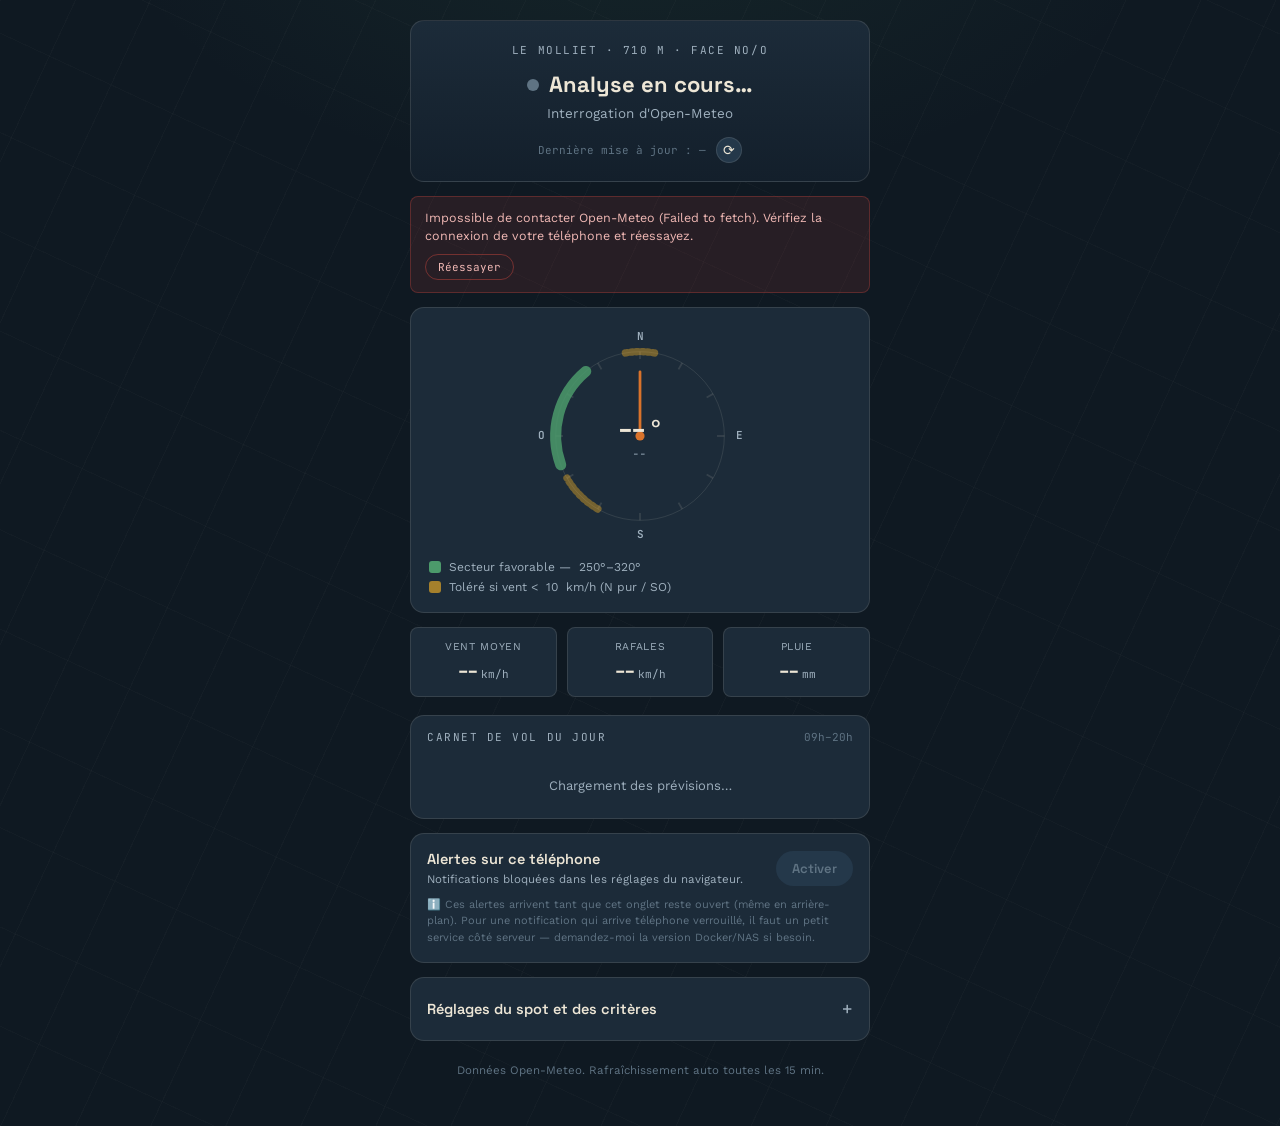
<file: parapente/paraglide-dashboard.html>
<!DOCTYPE html>
<html lang="fr">
<head>
<meta charset="UTF-8">
<meta name="viewport" content="width=device-width, initial-scale=1, viewport-fit=cover">
<title>Le Molliet · Fenêtre de gonflage</title>
<link rel="preconnect" href="https://fonts.googleapis.com">
<link rel="preconnect" href="https://fonts.gstatic.com" crossorigin>
<link href="https://fonts.googleapis.com/css2?family=Space+Grotesk:wght@400;500;600;700&family=Work+Sans:wght@400;500;600&family=JetBrains+Mono:wght@400;500;700&display=swap" rel="stylesheet">
<style>
  :root{
    --bg:#131f2b;
    --bg-2:#0f1922;
    --surface:#1c2b39;
    --surface-2:#24384a;
    --border:rgba(237,230,214,0.12);
    --text:#ede6d6;
    --text-dim:#9fb0be;
    --text-faint:#5f7383;
    --go:#4c9a6b;
    --go-soft:rgba(76,154,107,0.16);
    --caution:#e0a526;
    --caution-soft:rgba(224,165,38,0.14);
    --stop:#c1443c;
    --stop-soft:rgba(193,68,60,0.14);
    --wind:#d9732b;
    --radius:14px;
    --radius-sm:8px;
    --font-display:'Space Grotesk', sans-serif;
    --font-body:'Work Sans', sans-serif;
    --font-mono:'JetBrains Mono', monospace;
  }

  *{box-sizing:border-box;}
  html,body{margin:0;padding:0;}
  body{
    background:
      radial-gradient(ellipse 900px 500px at 50% -10%, rgba(76,154,107,0.10), transparent 60%),
      repeating-linear-gradient(115deg, rgba(237,230,214,0.025) 0px, rgba(237,230,214,0.025) 1px, transparent 1px, transparent 68px),
      repeating-linear-gradient(25deg, rgba(237,230,214,0.02) 0px, rgba(237,230,214,0.02) 1px, transparent 1px, transparent 90px),
      var(--bg-2);
    color:var(--text);
    font-family:var(--font-body);
    min-height:100vh;
    -webkit-font-smoothing:antialiased;
    padding:20px 14px 48px;
  }

  .app{max-width:460px;margin:0 auto;}

  a,button,input,select{font-family:inherit;}
  button{cursor:pointer;}
  :focus-visible{outline:2px solid var(--wind); outline-offset:2px;}

  .eyebrow{
    font-family:var(--font-mono);
    font-size:11px;
    letter-spacing:0.14em;
    text-transform:uppercase;
    color:var(--text-dim);
  }

  /* ---------- HERO ---------- */
  .hero{
    background:linear-gradient(180deg, var(--surface), var(--bg));
    border:1px solid var(--border);
    border-radius:var(--radius);
    padding:22px 20px 18px;
    text-align:center;
    position:relative;
    overflow:hidden;
  }
  .hero .eyebrow{margin-bottom:14px;}
  .verdict{
    display:flex;
    align-items:center;
    justify-content:center;
    gap:10px;
    font-family:var(--font-display);
    font-weight:700;
    font-size:22px;
    line-height:1.25;
  }
  .verdict-dot{
    width:12px;height:12px;border-radius:50%;
    background:var(--text-faint);
    flex:none;
    box-shadow:0 0 0 0 rgba(76,154,107,0.5);
  }
  .verdict-dot.go{background:var(--go); animation:pulse 2.2s ease-out infinite;}
  .verdict-dot.caution{background:var(--caution);}
  .verdict-dot.stop{background:var(--stop);}
  @media (prefers-reduced-motion: reduce){ .verdict-dot.go{animation:none;} }
  @keyframes pulse{
    0%{box-shadow:0 0 0 0 rgba(76,154,107,0.45);}
    70%{box-shadow:0 0 0 10px rgba(76,154,107,0);}
    100%{box-shadow:0 0 0 0 rgba(76,154,107,0);}
  }
  .verdict-sub{
    margin-top:6px;
    color:var(--text-dim);
    font-size:13.5px;
  }
  .meta-row{
    margin-top:16px;
    display:flex;
    align-items:center;
    justify-content:center;
    gap:10px;
    font-family:var(--font-mono);
    font-size:11px;
    color:var(--text-faint);
  }
  .icon-btn{
    background:var(--surface-2);
    border:1px solid var(--border);
    color:var(--text);
    width:26px;height:26px;
    border-radius:50%;
    display:inline-flex;align-items:center;justify-content:center;
    font-size:14px;
    transition:transform .4s ease;
  }
  .icon-btn.spinning{animation:spin 0.9s linear infinite;}
  @keyframes spin{to{transform:rotate(360deg);}}

  /* ---------- COMPASS ---------- */
  .compass-card{
    margin-top:14px;
    background:var(--surface);
    border:1px solid var(--border);
    border-radius:var(--radius);
    padding:18px;
    display:flex;
    flex-direction:column;
    align-items:center;
  }
  .compass-wrap{position:relative; width:220px; height:220px;}
  .compass-readout{
    position:absolute; top:50%; left:50%; transform:translate(-50%,-50%);
    text-align:center;
    pointer-events:none;
  }
  .compass-readout .big-num{
    font-family:var(--font-mono);
    font-weight:700;
    font-size:26px;
  }
  .compass-readout .dim{color:var(--text-dim); font-size:11px; letter-spacing:0.08em; text-transform:uppercase;}
  .compass-legend{
    margin-top:14px;
    display:flex;
    flex-direction:column;
    gap:6px;
    width:100%;
    font-size:12px;
    color:var(--text-dim);
  }
  .legend-item{display:flex; align-items:center; gap:8px;}
  .legend-swatch{width:12px;height:12px;border-radius:3px;flex:none;}

  /* ---------- READOUTS ---------- */
  .readouts{
    margin-top:14px;
    display:grid;
    grid-template-columns:repeat(3,1fr);
    gap:10px;
  }
  .readout-card{
    background:var(--surface);
    border:1px solid var(--border);
    border-radius:var(--radius-sm);
    padding:12px 10px;
    text-align:center;
  }
  .readout-label{font-size:10.5px; color:var(--text-dim); letter-spacing:0.06em; text-transform:uppercase; margin-bottom:6px;}
  .readout-value{font-family:var(--font-mono); font-weight:700; font-size:19px;}
  .readout-value .unit{font-size:11px; font-weight:400; color:var(--text-dim); margin-left:2px;}

  /* ---------- LOG ---------- */
  .log{
    margin-top:18px;
    background:var(--surface);
    border:1px solid var(--border);
    border-radius:var(--radius);
    overflow:hidden;
  }
  .log-header{
    display:flex; justify-content:space-between; align-items:center;
    padding:14px 16px 10px;
  }
  .log-header .dim{font-family:var(--font-mono); font-size:11px; color:var(--text-faint);}
  .log-list{display:flex; flex-direction:column;}
  .log-row{
    display:grid;
    grid-template-columns:38px 26px 1fr auto;
    align-items:center;
    gap:10px;
    padding:9px 16px;
    border-top:1px solid var(--border);
    font-size:12.5px;
  }
  .log-row.is-now{background:rgba(217,115,43,0.07);}
  .log-hour{font-family:var(--font-mono); font-weight:600; color:var(--text);}
  .log-arrow{
    width:18px;height:18px;
    display:flex;align-items:center;justify-content:center;
    color:var(--text-dim);
    transition:transform .3s ease;
  }
  .log-detail{color:var(--text-dim); font-family:var(--font-mono); font-size:11.5px; overflow:hidden; text-overflow:ellipsis; white-space:nowrap;}
  .log-detail b{color:var(--text); font-weight:600;}
  .pill{
    font-family:var(--font-mono);
    font-size:10px;
    font-weight:700;
    letter-spacing:0.04em;
    padding:3px 8px;
    border-radius:20px;
    white-space:nowrap;
  }
  .pill.go{background:var(--go-soft); color:var(--go);}
  .pill.caution{background:var(--caution-soft); color:var(--caution);}
  .pill.stop{background:var(--stop-soft); color:var(--stop);}
  .log-empty{padding:22px 16px; text-align:center; color:var(--text-dim); font-size:13px; line-height:1.5;}

  /* ---------- NOTIF ---------- */
  .notif-card{
    margin-top:14px;
    background:var(--surface);
    border:1px solid var(--border);
    border-radius:var(--radius);
    padding:16px;
  }
  .notif-row{display:flex; align-items:center; justify-content:space-between; gap:14px;}
  .notif-title{font-family:var(--font-display); font-weight:600; font-size:14.5px;}
  .small{font-size:11.5px; line-height:1.4;}
  .btn{
    background:var(--go);
    color:#0f1922;
    border:none;
    font-family:var(--font-display);
    font-weight:600;
    font-size:13px;
    padding:9px 16px;
    border-radius:20px;
    white-space:nowrap;
    flex:none;
  }
  .btn:disabled{background:var(--surface-2); color:var(--text-faint); cursor:default;}
  .btn-secondary{background:var(--surface-2); color:var(--text); width:100%; margin-top:14px; border:1px solid var(--border);}
  .notif-note{margin-top:10px; color:var(--text-faint); font-size:11px; line-height:1.5;}

  /* ---------- SETTINGS ---------- */
  .settings{
    margin-top:14px;
    background:var(--surface);
    border:1px solid var(--border);
    border-radius:var(--radius);
    padding:4px 16px;
  }
  .settings summary{
    padding:14px 0;
    font-family:var(--font-display);
    font-weight:600;
    font-size:14.5px;
    list-style:none;
    display:flex; align-items:center; justify-content:space-between;
  }
  .settings summary::-webkit-details-marker{display:none;}
  .settings summary::after{content:'+'; font-size:20px; color:var(--text-dim); font-weight:400;}
  .settings[open] summary::after{content:'–';}
  .settings-grid{
    display:grid;
    grid-template-columns:1fr 1fr;
    gap:12px;
    padding:6px 0 16px;
  }
  .field{display:flex; flex-direction:column; gap:5px;}
  .field label{font-size:10.5px; color:var(--text-dim); letter-spacing:0.04em;}
  .field input,.field select{
    background:var(--bg-2);
    border:1px solid var(--border);
    color:var(--text);
    border-radius:6px;
    padding:8px 9px;
    font-family:var(--font-mono);
    font-size:12.5px;
    width:100%;
  }
  .field.full{grid-column:1 / -1;}

  .foot{margin-top:18px; text-align:center;}
  .foot .small{color:var(--text-faint);}

  .error-banner{
    margin-top:14px;
    background:var(--stop-soft);
    border:1px solid rgba(193,68,60,0.35);
    color:#f0b8b4;
    border-radius:var(--radius-sm);
    padding:12px 14px;
    font-size:12.5px;
    line-height:1.5;
    display:none;
  }
  .error-banner.show{display:block;}
  .error-banner button{
    margin-top:8px;
    background:transparent;
    border:1px solid rgba(193,68,60,0.5);
    color:#f0b8b4;
    padding:5px 12px;
    border-radius:16px;
    font-family:var(--font-mono);
    font-size:11px;
  }
</style>
</head>
<body>
<div class="app">

  <header class="hero">
    <div class="eyebrow">LE MOLLIET · 710 M · FACE NO/O</div>
    <div class="verdict">
      <span class="verdict-dot" id="verdictDot"></span>
      <span id="verdictText">Analyse en cours…</span>
    </div>
    <div class="verdict-sub" id="verdictSub">Interrogation d'Open-Meteo</div>
    <div class="meta-row">
      <span id="lastUpdated">Dernière mise à jour : —</span>
      <button class="icon-btn" id="refreshBtn" title="Rafraîchir maintenant" aria-label="Rafraîchir">⟳</button>
    </div>
  </header>

  <div class="error-banner" id="errorBanner">
    <div id="errorText"></div>
    <button id="retryBtn">Réessayer</button>
  </div>

  <section class="compass-card">
    <div class="compass-wrap">
      <svg id="compass" viewBox="0 0 240 240" width="220" height="220"></svg>
      <div class="compass-readout">
        <div class="big-num" id="dirDeg">--°</div>
        <div class="dim" id="dirCardinal">--</div>
      </div>
    </div>
    <div class="compass-legend">
      <div class="legend-item"><span class="legend-swatch" style="background:var(--go)"></span>Secteur favorable — <span id="legendPrimary">250°–320°</span></div>
      <div class="legend-item"><span class="legend-swatch" style="background:var(--caution); opacity:.7"></span>Toléré si vent &lt; <span id="legendTolWind">10</span> km/h (N pur / SO)</div>
    </div>
  </section>

  <section class="readouts">
    <div class="readout-card">
      <div class="readout-label">Vent moyen</div>
      <div class="readout-value" id="windVal">--<span class="unit">km/h</span></div>
    </div>
    <div class="readout-card">
      <div class="readout-label">Rafales</div>
      <div class="readout-value" id="gustVal">--<span class="unit">km/h</span></div>
    </div>
    <div class="readout-card">
      <div class="readout-label">Pluie</div>
      <div class="readout-value" id="precipVal">--<span class="unit">mm</span></div>
    </div>
  </section>

  <section class="log">
    <div class="log-header">
      <span class="eyebrow">Carnet de vol du jour</span>
      <span class="dim" id="logRange">09h–20h</span>
    </div>
    <div id="logList" class="log-list">
      <div class="log-empty">Chargement des prévisions…</div>
    </div>
  </section>

  <section class="notif-card">
    <div class="notif-row">
      <div>
        <div class="notif-title">Alertes sur ce téléphone</div>
        <div class="small" id="notifStatus" style="color:var(--text-dim); margin-top:3px;">Activez pour être prévenu dès qu'un créneau idéal apparaît.</div>
      </div>
      <button class="btn" id="notifBtn">Activer</button>
    </div>
    <div class="notif-note">ℹ️ Ces alertes arrivent tant que cet onglet reste ouvert (même en arrière-plan). Pour une notification qui arrive téléphone verrouillé, il faut un petit service côté serveur — demandez-moi la version Docker/NAS si besoin.</div>
  </section>

  <details class="settings" id="settingsPanel">
    <summary>Réglages du spot et des critères</summary>
    <div class="settings-grid">
      <div class="field"><label for="fLat">Latitude</label><input id="fLat" type="text" value="45.438682"></div>
      <div class="field"><label for="fLon">Longitude</label><input id="fLon" type="text" value="6.139577"></div>
      <div class="field"><label for="fWindMin">Vent min (km/h)</label><input id="fWindMin" type="number" value="7"></div>
      <div class="field"><label for="fWindMax">Vent max (km/h)</label><input id="fWindMax" type="number" value="18"></div>
      <div class="field"><label for="fGustMax">Rafale max (km/h)</label><input id="fGustMax" type="number" value="22"></div>
      <div class="field"><label for="fGustDelta">Écart rafale max (km/h)</label><input id="fGustDelta" type="number" value="7"></div>
      <div class="field"><label for="fDirMin">Secteur favorable min (°)</label><input id="fDirMin" type="number" value="250"></div>
      <div class="field"><label for="fDirMax">Secteur favorable max (°)</label><input id="fDirMax" type="number" value="320"></div>
      <div class="field"><label for="fHourStart">Heure début</label><input id="fHourStart" type="number" value="9" min="0" max="23"></div>
      <div class="field"><label for="fHourEnd">Heure fin</label><input id="fHourEnd" type="number" value="20" min="0" max="23"></div>
      <div class="field full"><label for="fModel">Modèle météo</label>
        <select id="fModel">
          <option value="best_match">Meilleur modèle dispo (auto)</option>
          <option value="meteofrance_arome_france_hd">Météo-France AROME (France, 1.3 km)</option>
        </select>
      </div>
    </div>
    <button class="btn btn-secondary" id="applyBtn">Appliquer et rafraîchir</button>
  </details>

  <div class="foot">
    <span class="small">Données Open-Meteo. Rafraîchissement auto toutes les 15 min.</span>
  </div>

</div>

<script>
(function(){
  "use strict";

  // ----------------------------------------------------------------
  // ETAT / CONFIGURATION
  // ----------------------------------------------------------------
  const cfg = {
    lat: 45.438682,
    lon: 6.139577,
    windMin: 7,
    windMax: 18,
    gustMax: 22,
    gustDeltaMax: 7,
    dirPrimaryMin: 250,
    dirPrimaryMax: 320,
    dirTolerantMaxWind: 10,
    dirNorthTol: 10,
    dirSWCenter: 225,
    dirSWTol: 15,
    precipMax: 0,
    hourStart: 9,
    hourEnd: 20,
    model: "best_match",
  };

  const state = {
    lastWindowSignature: null,
    notifEnabled: false,
    refreshTimer: null,
  };

  const CARDINALS = ["N","NNE","NE","ENE","E","ESE","SE","SSE","S","SSO","SO","OSO","O","ONO","NO","NNO"];
  function cardinal(deg){
    const ix = Math.round(((deg % 360) + 360) % 360 / 22.5) % 16;
    return CARDINALS[ix];
  }
  function fmt(n){ return Math.round(n); }

  // ----------------------------------------------------------------
  // LOGIQUE METIER
  // ----------------------------------------------------------------
  function windDirectionOk(direction, windSpeed){
    if (direction >= cfg.dirPrimaryMin && direction <= cfg.dirPrimaryMax) return true;
    if (windSpeed < cfg.dirTolerantMaxWind){
      if (direction >= (360 - cfg.dirNorthTol) || direction <= cfg.dirNorthTol) return true;
      if (direction >= (cfg.dirSWCenter - cfg.dirSWTol) && direction <= (cfg.dirSWCenter + cfg.dirSWTol)) return true;
    }
    return false;
  }

  function angularDistanceToPrimary(dir){
    if (dir >= cfg.dirPrimaryMin && dir <= cfg.dirPrimaryMax) return 0;
    return Math.min(Math.abs(dir - cfg.dirPrimaryMin), Math.abs(dir - cfg.dirPrimaryMax));
  }

  function evaluateHour(h){
    const reasons = [];
    const marginal = [];
    const { wind, gust, dir, precip } = h;

    if (wind < cfg.windMin){ reasons.push(`vent faible ${fmt(wind)} km/h`); marginal.push((cfg.windMin - wind) <= 3); }
    else if (wind > cfg.windMax){ reasons.push(`vent fort ${fmt(wind)} km/h`); marginal.push((wind - cfg.windMax) <= 3); }

    if (gust > cfg.gustMax){ reasons.push(`rafales ${fmt(gust)} km/h`); marginal.push((gust - cfg.gustMax) <= 3); }

    const delta = gust - wind;
    if (delta > cfg.gustDeltaMax){ reasons.push(`vent turbulent (écart ${fmt(delta)} km/h)`); marginal.push((delta - cfg.gustDeltaMax) <= 3); }

    if (precip > cfg.precipMax){ reasons.push(`pluie ${precip.toFixed(1)} mm`); marginal.push(false); }

    if (!windDirectionOk(dir, wind)){
      reasons.push(`direction ${fmt(dir)}° ${cardinal(dir)}`);
      marginal.push(angularDistanceToPrimary(dir) <= 20);
    }

    const ideal = reasons.length === 0;
    const isMarginal = !ideal && marginal.length > 0 && marginal.every(Boolean);
    return { ideal, marginal: isMarginal, reasons };
  }

  function groupWindows(rows){
    const idealRows = rows.filter(r => r.evalResult.ideal);
    if (!idealRows.length) return [];
    const windows = [];
    let current = [idealRows[0]];
    for (let i=1;i<idealRows.length;i++){
      if (idealRows[i].hour === current[current.length-1].hour + 1){
        current.push(idealRows[i]);
      } else {
        windows.push(current);
        current = [idealRows[i]];
      }
    }
    windows.push(current);
    return windows;
  }

  // ----------------------------------------------------------------
  // RESEAU
  // ----------------------------------------------------------------
  async function fetchForecast(){
    const params = new URLSearchParams({
      latitude: String(cfg.lat),
      longitude: String(cfg.lon),
      hourly: "wind_speed_10m,wind_gusts_10m,wind_direction_10m,precipitation",
      current: "wind_speed_10m,wind_gusts_10m,wind_direction_10m,precipitation",
      wind_speed_unit: "kmh",
      precipitation_unit: "mm",
      timezone: "auto",
      forecast_days: "2",
    });
    if (cfg.model && cfg.model !== "best_match") params.set("models", cfg.model);

    const url = `https://api.open-meteo.com/v1/forecast?${params.toString()}`;
    const res = await fetch(url);
    if (!res.ok) throw new Error(`Open-Meteo a répondu avec une erreur (HTTP ${res.status}).`);
    const data = await res.json();
    if (!data.hourly || !data.current) throw new Error("Réponse Open-Meteo inattendue (champs manquants).");
    return data;
  }

  function spotNow(data){
    const offsetMs = (data.utc_offset_seconds || 0) * 1000;
    const shifted = new Date(Date.now() + offsetMs);
    return {
      year: shifted.getUTCFullYear(),
      month: shifted.getUTCMonth() + 1,
      day: shifted.getUTCDate(),
      hour: shifted.getUTCHours(),
    };
  }

  function analyze(data){
    const now = spotNow(data);
    const h = data.hourly;
    const rows = [];
    for (let i=0;i<h.time.length;i++){
      const [datePart, timePart] = h.time[i].split("T");
      const [yy, mm, dd] = datePart.split("-").map(Number);
      const hh = Number(timePart.split(":")[0]);

      if (yy !== now.year || mm !== now.month || dd !== now.day) continue;
      if (hh < cfg.hourStart || hh > cfg.hourEnd) continue;
      if (hh < now.hour) continue;

      const wind = h.wind_speed_10m[i], gust = h.wind_gusts_10m[i];
      const dir = h.wind_direction_10m[i], precip = h.precipitation[i];
      if ([wind, gust, dir, precip].some(v => v === null || v === undefined)) continue;

      const row = { hour: hh, wind, gust, dir, precip };
      row.evalResult = evaluateHour(row);
      rows.push(row);
    }
    return { rows, nowHour: now.hour, windows: groupWindows(rows) };
  }

  // ----------------------------------------------------------------
  // COMPAS SVG
  // ----------------------------------------------------------------
  const CX = 120, CY = 120, R = 92;
  function polar(r, deg){
    const rad = (deg - 90) * Math.PI / 180;
    return { x: CX + r * Math.cos(rad), y: CY + r * Math.sin(rad) };
  }
  function arcPath(r, startDeg, endDeg){
    const p0 = polar(r, startDeg), p1 = polar(r, endDeg);
    const largeArc = (endDeg - startDeg) > 180 ? 1 : 0;
    return `M ${p0.x.toFixed(2)} ${p0.y.toFixed(2)} A ${r} ${r} 0 ${largeArc} 1 ${p1.x.toFixed(2)} ${p1.y.toFixed(2)}`;
  }

  function renderCompassStatic(){
    const svg = document.getElementById("compass");
    let ticks = "";
    for (let d=0; d<360; d+=30){
      const p0 = polar(R, d), p1 = polar(R-8, d);
      ticks += `<line x1="${p0.x.toFixed(1)}" y1="${p0.y.toFixed(1)}" x2="${p1.x.toFixed(1)}" y2="${p1.y.toFixed(1)}" stroke="var(--border)" stroke-width="2"/>`;
    }
    const labels = [["N",0],["E",90],["S",180],["O",270]];
    let labelSvg = "";
    labels.forEach(([txt,d])=>{
      const p = polar(R+16, d);
      labelSvg += `<text x="${p.x.toFixed(1)}" y="${p.y.toFixed(1)}" text-anchor="middle" dominant-baseline="middle" fill="var(--text-dim)" font-family="'JetBrains Mono',monospace" font-size="12" font-weight="600">${txt}</text>`;
    });

    const primaryArc = `<path d="${arcPath(R, cfg.dirPrimaryMin, cfg.dirPrimaryMax)}" fill="none" stroke="var(--go)" stroke-width="12" stroke-linecap="round" opacity="0.85"/>`;
    const northArc = `<path d="${arcPath(R, 360-cfg.dirNorthTol, 360+cfg.dirNorthTol)}" fill="none" stroke="var(--caution)" stroke-width="8" stroke-linecap="round" opacity="0.45" stroke-dasharray="2 4"/>`;
    const swArc = `<path d="${arcPath(R, cfg.dirSWCenter-cfg.dirSWTol, cfg.dirSWCenter+cfg.dirSWTol)}" fill="none" stroke="var(--caution)" stroke-width="8" stroke-linecap="round" opacity="0.45" stroke-dasharray="2 4"/>`;

    svg.innerHTML = `
      <circle cx="${CX}" cy="${CY}" r="${R}" fill="none" stroke="var(--border)" stroke-width="1"/>
      ${ticks}
      ${northArc}
      ${swArc}
      ${primaryArc}
      ${labelSvg}
      <g id="needleGroup" style="transform-origin:${CX}px ${CY}px; transition:transform .5s cubic-bezier(.4,1.4,.4,1);">
        <line id="needleLine" x1="${CX}" y1="${CY}" x2="${CX}" y2="${CY-R+22}" stroke="var(--wind)" stroke-width="3" stroke-linecap="round"/>
        <circle cx="${CX}" cy="${CY}" r="5" fill="var(--wind)"/>
      </g>
    `;
    document.getElementById("legendPrimary").textContent = `${cfg.dirPrimaryMin}°–${cfg.dirPrimaryMax}°`;
    document.getElementById("legendTolWind").textContent = cfg.dirTolerantMaxWind;
  }

  function updateNeedle(deg, ok){
    const group = document.getElementById("needleGroup");
    const line = document.getElementById("needleLine");
    if (!group) return;
    group.style.transform = `rotate(${deg}deg)`;
    line.setAttribute("stroke", ok ? "var(--go)" : "var(--wind)");
  }

  // ----------------------------------------------------------------
  // RENDU
  // ----------------------------------------------------------------
  function renderCurrent(data){
    const c = data.current;
    document.getElementById("windVal").innerHTML = `${fmt(c.wind_speed_10m)}<span class="unit">km/h</span>`;
    document.getElementById("gustVal").innerHTML = `${fmt(c.wind_gusts_10m)}<span class="unit">km/h</span>`;
    document.getElementById("precipVal").innerHTML = `${c.precipitation.toFixed(1)}<span class="unit">mm</span>`;
    document.getElementById("dirDeg").textContent = `${fmt(c.wind_direction_10m)}°`;
    document.getElementById("dirCardinal").textContent = cardinal(c.wind_direction_10m);
    updateNeedle(c.wind_direction_10m, windDirectionOk(c.wind_direction_10m, c.wind_speed_10m));
  }

  function renderVerdict(analysis){
    const dot = document.getElementById("verdictDot");
    const text = document.getElementById("verdictText");
    const sub = document.getElementById("verdictSub");
    const { windows, nowHour } = analysis;

    dot.className = "verdict-dot";

    if (!windows.length){
      dot.classList.add("stop");
      text.textContent = "Pas de créneau idéal aujourd'hui";
      const failing = analysis.rows.map(r => r.evalResult.reasons[0]).filter(Boolean);
      const commonReason = failing.length ? mostCommon(failing.map(r => r.split(" ")[0])) : null;
      sub.textContent = commonReason
        ? `Facteur limitant dominant : ${commonReason === "direction" ? "direction du vent" : commonReason}.`
        : "Repassez plus tard dans la journée.";
      return;
    }

    const activeNow = windows.find(w => w[0].hour <= nowHour && nowHour <= w[w.length-1].hour);
    if (activeNow){
      dot.classList.add("go");
      const end = activeNow[activeNow.length-1].hour + 1;
      text.textContent = "C'est le moment !";
      sub.textContent = `Créneau idéal en cours, jusqu'à ${String(end).padStart(2,"0")}h.`;
    } else {
      dot.classList.add("go");
      const w = windows[0];
      const start = w[0].hour, end = w[w.length-1].hour + 1;
      text.textContent = `Créneau idéal à ${String(start).padStart(2,"0")}h`;
      sub.textContent = `Fenêtre prévue de ${String(start).padStart(2,"0")}h à ${String(end).padStart(2,"0")}h aujourd'hui.`;
    }
  }

  function mostCommon(arr){
    const counts = {};
    arr.forEach(x => counts[x] = (counts[x]||0)+1);
    return Object.entries(counts).sort((a,b)=>b[1]-a[1])[0]?.[0] || null;
  }

  function renderLog(analysis){
    const list = document.getElementById("logList");
    document.getElementById("logRange").textContent = `${String(cfg.hourStart).padStart(2,"0")}h–${String(cfg.hourEnd).padStart(2,"0")}h`;

    if (!analysis.rows.length){
      list.innerHTML = `<div class="log-empty">Aucune donnée exploitable sur le créneau ${cfg.hourStart}h–${cfg.hourEnd}h pour aujourd'hui (peut-être déjà passé). L'appli se rafraîchira automatiquement.</div>`;
      return;
    }

    list.innerHTML = analysis.rows.map(r => {
      const ev = r.evalResult;
      const pillClass = ev.ideal ? "go" : (ev.marginal ? "caution" : "stop");
      const pillText = ev.ideal ? "IDÉAL" : (ev.marginal ? "LIMITE" : "NON");
      const detail = ev.ideal
        ? `<b>${fmt(r.wind)}</b> km/h · rafales <b>${fmt(r.gust)}</b> · ${cardinal(r.dir)} ${fmt(r.dir)}°`
        : ev.reasons.slice(0,2).join(" · ");
      const isNow = r.hour === analysis.nowHour ? " is-now" : "";
      const rot = r.dir;
      return `
        <div class="log-row${isNow}">
          <span class="log-hour">${String(r.hour).padStart(2,"0")}h</span>
          <span class="log-arrow" style="transform:rotate(${rot}deg)" title="${fmt(r.dir)}°">
            <svg width="14" height="14" viewBox="0 0 14 14"><path d="M7 1 L11 13 L7 10 L3 13 Z" fill="currentColor"/></svg>
          </span>
          <span class="log-detail">${detail}</span>
          <span class="pill ${pillClass}">${pillText}</span>
        </div>`;
    }).join("");
  }

  function windowsSignature(windows){
    return windows.map(w => [w[0].hour, w[w.length-1].hour+1]);
  }

  function maybeNotify(analysis){
    if (!state.notifEnabled) return;
    const sig = JSON.stringify(windowsSignature(analysis.windows));
    if (analysis.windows.length && sig !== state.lastWindowSignature){
      const w = analysis.windows[0];
      const start = String(w[0].hour).padStart(2,"0");
      const end = String(w[w.length-1].hour+1).padStart(2,"0");
      const avgWind = Math.round(w.reduce((s,r)=>s+r.wind,0)/w.length);
      const avgGust = Math.round(w.reduce((s,r)=>s+r.gust,0)/w.length);
      const avgDir = w.reduce((s,r)=>s+r.dir,0)/w.length;
      const body = `${start}h–${end}h · Vent ${cardinal(avgDir)} ${avgWind} km/h, rafales ${avgGust} km/h`;
      try{
        new Notification("🟢 TOP GONFLAGE — Le Molliet", { body, tag: "paraglide-molliet" });
      }catch(e){ /* certains navigateurs mobiles bloquent en arrière-plan, on ignore silencieusement */ }
    }
    if (analysis.windows.length) state.lastWindowSignature = sig;
  }

  // ----------------------------------------------------------------
  // ERREURS
  // ----------------------------------------------------------------
  function showError(msg){
    const banner = document.getElementById("errorBanner");
    document.getElementById("errorText").textContent = msg;
    banner.classList.add("show");
  }
  function hideError(){
    document.getElementById("errorBanner").classList.remove("show");
  }

  // ----------------------------------------------------------------
  // CYCLE PRINCIPAL
  // ----------------------------------------------------------------
  async function refresh(){
    const btn = document.getElementById("refreshBtn");
    btn.classList.add("spinning");
    try{
      const data = await fetchForecast();
      hideError();
      renderCurrent(data);
      const analysis = analyze(data);
      renderVerdict(analysis);
      renderLog(analysis);
      maybeNotify(analysis);
      document.getElementById("lastUpdated").textContent =
        `Dernière mise à jour : ${new Date().toLocaleTimeString("fr-FR",{hour:"2-digit",minute:"2-digit"})}`;
    }catch(err){
      console.error(err);
      showError(`Impossible de contacter Open-Meteo (${err.message || "erreur réseau"}). Vérifiez la connexion de votre téléphone et réessayez.`);
    }finally{
      btn.classList.remove("spinning");
    }
  }

  function scheduleAutoRefresh(){
    if (state.refreshTimer) clearInterval(state.refreshTimer);
    state.refreshTimer = setInterval(refresh, 15 * 60 * 1000); // toutes les 15 min
  }

  // ----------------------------------------------------------------
  // NOTIFICATIONS NAVIGATEUR
  // ----------------------------------------------------------------
  function updateNotifUI(){
    const btn = document.getElementById("notifBtn");
    const status = document.getElementById("notifStatus");
    if (!("Notification" in window)){
      btn.disabled = true;
      status.textContent = "Les notifications ne sont pas prises en charge par ce navigateur.";
      return;
    }
    if (Notification.permission === "granted" && state.notifEnabled){
      btn.textContent = "Activé";
      btn.disabled = true;
      status.textContent = "Vous serez alerté dès qu'un créneau idéal apparaît.";
    } else if (Notification.permission === "denied"){
      btn.disabled = true;
      status.textContent = "Notifications bloquées dans les réglages du navigateur.";
    } else {
      btn.textContent = "Activer";
      btn.disabled = false;
    }
  }

  document.getElementById("notifBtn").addEventListener("click", async () => {
    if (!("Notification" in window)) return;
    const perm = await Notification.requestPermission();
    state.notifEnabled = perm === "granted";
    updateNotifUI();
  });

  // ----------------------------------------------------------------
  // REGLAGES
  // ----------------------------------------------------------------
  document.getElementById("applyBtn").addEventListener("click", () => {
    cfg.lat = parseFloat(document.getElementById("fLat").value) || cfg.lat;
    cfg.lon = parseFloat(document.getElementById("fLon").value) || cfg.lon;
    cfg.windMin = parseFloat(document.getElementById("fWindMin").value);
    cfg.windMax = parseFloat(document.getElementById("fWindMax").value);
    cfg.gustMax = parseFloat(document.getElementById("fGustMax").value);
    cfg.gustDeltaMax = parseFloat(document.getElementById("fGustDelta").value);
    cfg.dirPrimaryMin = parseFloat(document.getElementById("fDirMin").value);
    cfg.dirPrimaryMax = parseFloat(document.getElementById("fDirMax").value);
    cfg.hourStart = parseInt(document.getElementById("fHourStart").value, 10);
    cfg.hourEnd = parseInt(document.getElementById("fHourEnd").value, 10);
    cfg.model = document.getElementById("fModel").value;
    state.lastWindowSignature = null;
    renderCompassStatic();
    document.getElementById("settingsPanel").removeAttribute("open");
    refresh();
  });

  document.getElementById("refreshBtn").addEventListener("click", refresh);
  document.getElementById("retryBtn").addEventListener("click", refresh);

  // ----------------------------------------------------------------
  // DEMARRAGE
  // ----------------------------------------------------------------
  renderCompassStatic();
  updateNotifUI();
  refresh();
  scheduleAutoRefresh();

})();
</script>
</body>
</html>
</file>
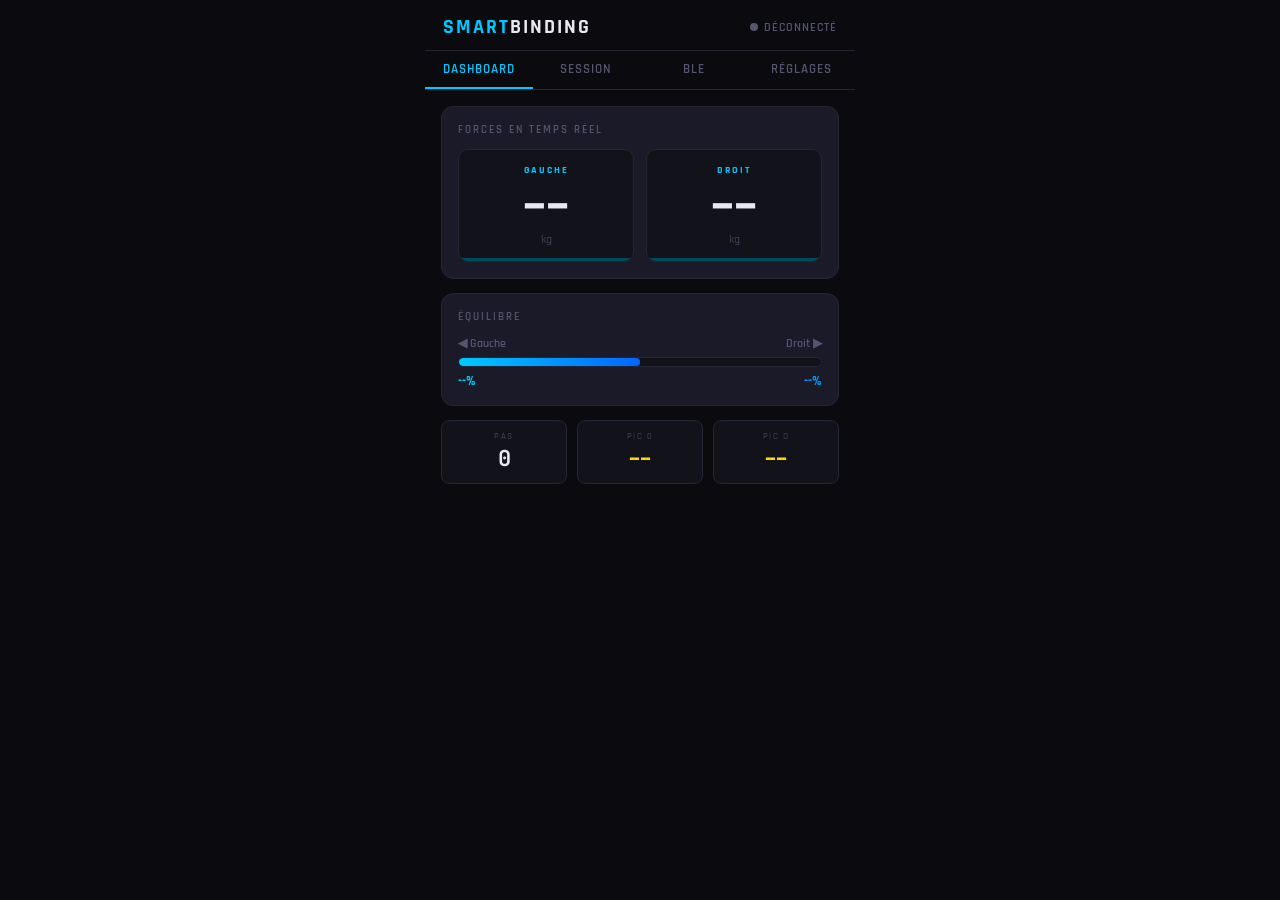
<file: SmartBinding/SmartBinding.html>
<!DOCTYPE html>
<html lang="fr">
<head>
<meta charset="UTF-8">
<meta name="viewport" content="width=device-width, initial-scale=1.0, user-scalable=no">
<meta name="mobile-web-app-capable" content="yes">
<meta name="apple-mobile-web-app-capable" content="yes">
<meta name="apple-mobile-web-app-status-bar-style" content="black-translucent">
<meta name="theme-color" content="#0A0A0F">
<title>SmartBinding</title>
<style>
  @import url('https://fonts.googleapis.com/css2?family=Rajdhani:wght@400;600;700&family=JetBrains+Mono:wght@400;700&display=swap');

  :root {
    --bg:       #0A0A0F;
    --surface:  #12121A;
    --card:     #1A1A28;
    --cyan:     #00C8FF;
    --cyan-dim: #004A5E;
    --gold:     #FFD700;
    --red:      #FF3355;
    --green:    #00FF88;
    --text:     #E8E8F0;
    --muted:    #555570;
    --border:   #252535;
  }

  * { margin:0; padding:0; box-sizing:border-box; -webkit-tap-highlight-color:transparent; }

  html, body {
    height:100%; overflow:hidden;
    background:var(--bg);
    color:var(--text);
    font-family:'Rajdhani', sans-serif;
    font-size:16px;
  }

  /* ── LAYOUT ── */
  #app {
    display:flex; flex-direction:column;
    height:100dvh; /* dynamic viewport height */
    max-width:430px; margin:0 auto;
    position:relative;
  }

  /* ── HEADER ── */
  header {
    display:flex; align-items:center; justify-content:space-between;
    padding:14px 18px 10px;
    border-bottom:1px solid var(--border);
    flex-shrink:0;
  }
  .logo {
    font-size:20px; font-weight:700; letter-spacing:2px;
    color:var(--cyan); text-transform:uppercase;
  }
  .logo span { color:var(--text); }
  #ble-dot {
    display:flex; align-items:center; gap:6px;
    font-size:12px; font-weight:600; letter-spacing:1px;
    color:var(--muted); transition:color .3s;
  }
  #ble-dot::before {
    content:''; width:8px; height:8px; border-radius:50%;
    background:var(--muted); transition:background .3s, box-shadow .3s;
  }
  #ble-dot.connected { color:var(--green); }
  #ble-dot.connected::before { background:var(--green); box-shadow:0 0 8px var(--green); }
  #ble-dot.scanning { color:var(--cyan); animation:blink 1s infinite; }
  #ble-dot.scanning::before { background:var(--cyan); }
  #ble-dot.demo { color:var(--gold); }
  #ble-dot.demo::before { background:var(--gold); box-shadow:0 0 8px var(--gold); }
  @keyframes blink { 50%{ opacity:.3 } }

  /* ── TABS ── */
  nav {
    display:flex; border-bottom:1px solid var(--border);
    flex-shrink:0;
  }
  nav button {
    flex:1; padding:10px 0; background:none; border:none;
    color:var(--muted); font-family:'Rajdhani',sans-serif;
    font-size:13px; font-weight:600; letter-spacing:1px;
    text-transform:uppercase; cursor:pointer;
    border-bottom:2px solid transparent;
    transition:color .2s, border-color .2s;
  }
  nav button.active { color:var(--cyan); border-color:var(--cyan); }

  /* ── CONTENT ── */
  #content { flex:1; overflow-y:auto; padding:16px; }

  /* ── SCREEN CARDS ── */
  .screen { display:none; flex-direction:column; gap:14px; }
  .screen.active { display:flex; }

  .card {
    background:var(--card);
    border:1px solid var(--border);
    border-radius:12px;
    padding:16px;
  }
  .card-title {
    font-size:11px; font-weight:600; letter-spacing:2px;
    color:var(--muted); text-transform:uppercase; margin-bottom:12px;
  }

  /* ── FORCE DISPLAY ── */
  .force-row {
    display:grid; grid-template-columns:1fr 1fr; gap:12px;
  }
  .force-block {
    background:var(--surface);
    border:1px solid var(--border);
    border-radius:10px; padding:14px;
    text-align:center; position:relative; overflow:hidden;
    transition:border-color .3s;
  }
  .force-block.alert { border-color:var(--red); }
  .force-block::before {
    content:''; position:absolute; bottom:0; left:0; right:0;
    height:3px; background:var(--cyan-dim); transition:width .4s;
  }
  .force-label {
    font-size:10px; font-weight:700; letter-spacing:2px;
    color:var(--cyan); text-transform:uppercase; margin-bottom:6px;
  }
  .force-value {
    font-family:'JetBrains Mono', monospace;
    font-size:46px; font-weight:700;
    color:var(--text); line-height:1;
    transition:color .3s;
  }
  .force-block.alert .force-value { color:var(--red); }
  .force-unit {
    font-size:12px; color:var(--muted); margin-top:4px;
  }
  .force-bar {
    position:absolute; bottom:0; left:0;
    height:3px; background:var(--cyan);
    transition:width .4s ease, background .3s;
  }
  .force-block.alert .force-bar { background:var(--red); }

  /* ── BALANCE BAR ── */
  .balance-wrap { margin-top:4px; }
  .balance-labels {
    display:flex; justify-content:space-between;
    font-size:12px; color:var(--muted); margin-bottom:6px;
  }
  .balance-labels span { font-weight:600; }
  .balance-track {
    height:10px; background:var(--surface);
    border-radius:5px; overflow:hidden;
    border:1px solid var(--border);
  }
  .balance-fill {
    height:100%; background:linear-gradient(90deg, var(--cyan), #0066FF);
    border-radius:5px; transition:width .4s ease;
  }
  .balance-pct {
    display:flex; justify-content:space-between;
    font-size:13px; font-weight:700; margin-top:6px;
  }
  #pct-g { color:var(--cyan); }
  #pct-d { color:#0099FF; }

  /* ── STATS ROW ── */
  .stats-row {
    display:grid; grid-template-columns:1fr 1fr 1fr; gap:10px;
  }
  .stat-block {
    background:var(--surface); border:1px solid var(--border);
    border-radius:8px; padding:10px; text-align:center;
  }
  .stat-label { font-size:9px; letter-spacing:1.5px; color:var(--muted); text-transform:uppercase; }
  .stat-value {
    font-family:'JetBrains Mono', monospace;
    font-size:22px; font-weight:700; color:var(--text); margin-top:2px;
  }
  .stat-value.gold { color:var(--gold); }

  /* ── ALERT BANNER ── */
  #alert-banner {
    background:var(--red); color:#fff;
    border-radius:8px; padding:10px 14px;
    font-size:14px; font-weight:700; letter-spacing:1px;
    text-align:center; display:none;
    animation:pulse-red 0.8s infinite;
  }
  @keyframes pulse-red { 50%{ opacity:.7 } }

  /* ── BUTTONS ── */
  .btn {
    border:none; border-radius:8px; padding:13px 20px;
    font-family:'Rajdhani',sans-serif; font-size:15px; font-weight:700;
    letter-spacing:1px; cursor:pointer; transition:opacity .2s, transform .1s;
    text-transform:uppercase;
  }
  .btn:active { transform:scale(.97); opacity:.85; }
  .btn-primary { background:var(--cyan); color:#0A0A0F; width:100%; }
  .btn-secondary { background:var(--surface); color:var(--text); border:1px solid var(--border); width:100%; }
  .btn-demo { background:#1A1A44; color:var(--cyan); border:1px solid var(--cyan-dim); width:100%; }
  .btn-danger { background:#330011; color:var(--red); border:1px solid var(--red); width:100%; }
  .btn-row { display:flex; gap:10px; }
  .btn-row .btn { flex:1; }

  /* ── SETTINGS ── */
  .setting-row {
    display:flex; align-items:center; justify-content:space-between;
    padding:12px 0; border-bottom:1px solid var(--border);
  }
  .setting-row:last-child { border-bottom:none; }
  .setting-label { font-size:14px; color:var(--text); }
  .setting-sub { font-size:11px; color:var(--muted); margin-top:2px; }
  input[type=number], input[type=text] {
    background:var(--surface); border:1px solid var(--border);
    border-radius:6px; padding:8px 10px;
    color:var(--text); font-family:'JetBrains Mono',monospace; font-size:14px;
    width:90px; text-align:right;
  }
  input:focus { outline:none; border-color:var(--cyan); }

  /* toggle switch */
  .toggle { position:relative; width:46px; height:26px; }
  .toggle input { opacity:0; width:0; height:0; }
  .toggle-slider {
    position:absolute; inset:0; background:var(--surface);
    border:1px solid var(--border); border-radius:13px; cursor:pointer;
    transition:.3s;
  }
  .toggle-slider::before {
    content:''; position:absolute; left:3px; top:3px;
    width:18px; height:18px; background:var(--muted);
    border-radius:50%; transition:.3s;
  }
  .toggle input:checked + .toggle-slider { background:var(--cyan-dim); border-color:var(--cyan); }
  .toggle input:checked + .toggle-slider::before { transform:translateX(20px); background:var(--cyan); }

  /* ── BLE LIST ── */
  #ble-list { display:flex; flex-direction:column; gap:8px; margin-top:10px; }
  .ble-item {
    display:flex; align-items:center; justify-content:space-between;
    background:var(--surface); border:1px solid var(--border);
    border-radius:8px; padding:12px 14px; cursor:pointer;
    transition:border-color .2s;
  }
  .ble-item:active { border-color:var(--cyan); }
  .ble-name { font-size:14px; font-weight:600; }
  .ble-addr { font-size:11px; color:var(--muted); font-family:'JetBrains Mono',monospace; }
  .ble-rssi { font-size:12px; color:var(--cyan); }

  /* ── SESSION SCREEN ── */
  .session-timer {
    font-family:'JetBrains Mono',monospace;
    font-size:52px; font-weight:700; text-align:center;
    color:var(--text); letter-spacing:4px;
  }
  .chart-area {
    height:140px; position:relative;
    background:var(--surface); border-radius:8px; overflow:hidden;
    border:1px solid var(--border);
  }
  canvas#chart { width:100%; height:100%; display:block; }

  /* ── SCROLLBAR ── */
  #content::-webkit-scrollbar { width:4px; }
  #content::-webkit-scrollbar-track { background:transparent; }
  #content::-webkit-scrollbar-thumb { background:var(--border); border-radius:2px; }

  /* ── SCAN ANIMATION ── */
  .scan-ring {
    width:60px; height:60px; margin:10px auto;
    border-radius:50%; border:2px solid var(--cyan-dim);
    border-top-color:var(--cyan);
    animation:spin 1s linear infinite;
  }
  @keyframes spin { to{ transform:rotate(360deg) } }
</style>
</head>
<body>
<div id="app">

  <!-- HEADER -->
  <header>
    <div class="logo">Smart<span>Binding</span></div>
    <div id="ble-dot">DÉCONNECTÉ</div>
  </header>

  <!-- TABS -->
  <nav>
    <button class="active" onclick="showTab('dashboard')">Dashboard</button>
    <button onclick="showTab('session')">Session</button>
    <button onclick="showTab('ble')">BLE</button>
    <button onclick="showTab('settings')">Réglages</button>
  </nav>

  <!-- CONTENT -->
  <div id="content">

    <!-- ══════════ DASHBOARD ══════════ -->
    <div id="tab-dashboard" class="screen active">

      <div id="alert-banner">⚠ SEUIL DÉPASSÉ !</div>

      <!-- Forces -->
      <div class="card">
        <div class="card-title">Forces en temps réel</div>
        <div class="force-row">
          <div class="force-block" id="block-g">
            <div class="force-label">Gauche</div>
            <div class="force-value" id="val-g">--</div>
            <div class="force-unit" id="unit-g">kg</div>
            <div class="force-bar" id="bar-g" style="width:0%"></div>
          </div>
          <div class="force-block" id="block-d">
            <div class="force-label">Droit</div>
            <div class="force-value" id="val-d">--</div>
            <div class="force-unit" id="unit-d">kg</div>
            <div class="force-bar" id="bar-d" style="width:0%"></div>
          </div>
        </div>
      </div>

      <!-- Balance -->
      <div class="card">
        <div class="card-title">Équilibre</div>
        <div class="balance-wrap">
          <div class="balance-labels">
            <span>◀ Gauche</span>
            <span>Droit ▶</span>
          </div>
          <div class="balance-track">
            <div class="balance-fill" id="balance-fill" style="width:50%"></div>
          </div>
          <div class="balance-pct">
            <span id="pct-g">--%</span>
            <span id="pct-d">--%</span>
          </div>
        </div>
      </div>

      <!-- Stats -->
      <div class="stats-row">
        <div class="stat-block">
          <div class="stat-label">Pas</div>
          <div class="stat-value" id="stat-pas">0</div>
        </div>
        <div class="stat-block">
          <div class="stat-label">Pic G</div>
          <div class="stat-value gold" id="stat-peak-g">--</div>
        </div>
        <div class="stat-block">
          <div class="stat-label">Pic D</div>
          <div class="stat-value gold" id="stat-peak-d">--</div>
        </div>
      </div>

    </div>

    <!-- ══════════ SESSION ══════════ -->
    <div id="tab-session" class="screen">

      <div class="card" style="text-align:center">
        <div class="card-title">Durée session</div>
        <div class="session-timer" id="timer">00:00</div>
      </div>

      <div class="card">
        <div class="card-title">Force au cours du temps</div>
        <div class="chart-area">
          <canvas id="chart"></canvas>
        </div>
        <div style="display:flex;gap:16px;margin-top:8px;font-size:12px;">
          <span style="color:var(--cyan)">— Gauche</span>
          <span style="color:#FF6B00">— Droit</span>
        </div>
      </div>

      <div class="btn-row">
        <button class="btn btn-primary" id="btn-start" onclick="toggleSession()">▶ Démarrer</button>
        <button class="btn btn-secondary" onclick="resetSession()">↺ Reset</button>
      </div>

    </div>

    <!-- ══════════ BLE ══════════ -->
    <div id="tab-ble" class="screen">

      <div class="card">
        <div class="card-title">Connexion Bluetooth LE</div>
        <button class="btn btn-primary" id="btn-scan" onclick="startScan()" style="margin-bottom:12px">
          🔍 Scanner les appareils
        </button>
        <button class="btn btn-demo" onclick="toggleDemo()">
          ▶ Mode Démonstration
        </button>
        <div id="scan-indicator" style="display:none;margin-top:12px">
          <div class="scan-ring"></div>
          <div style="text-align:center;font-size:12px;color:var(--muted)">Recherche en cours...</div>
        </div>
        <div id="ble-list"></div>
      </div>

      <div class="card">
        <div class="card-title">Infos protocole</div>
        <div style="font-family:'JetBrains Mono',monospace;font-size:11px;color:var(--muted);line-height:1.8">
          <div>Service UUID &nbsp;: <span style="color:var(--cyan)">180C</span></div>
          <div>Caract. UUID &nbsp;: <span style="color:var(--cyan)">2A56</span></div>
          <div>Intervalle &nbsp;&nbsp;&nbsp;: <span style="color:var(--cyan)">500 ms</span></div>
          <div>Format &nbsp;&nbsp;&nbsp;&nbsp;&nbsp;&nbsp;: <span style="color:var(--cyan)">2×int32 (8 bytes)</span></div>
        </div>
      </div>

    </div>

    <!-- ══════════ SETTINGS ══════════ -->
    <div id="tab-settings" class="screen">

      <div class="card">
        <div class="card-title">Profil athlète</div>
        <div class="setting-row">
          <div><div class="setting-label">Poids (kg)</div></div>
          <input type="number" id="s-poids" value="75" min="30" max="150">
        </div>
        <div class="setting-row">
          <div><div class="setting-label">Taille (cm)</div></div>
          <input type="number" id="s-taille" value="175" min="140" max="220">
        </div>
      </div>

      <div class="card">
        <div class="card-title">Alertes</div>
        <div class="setting-row">
          <div>
            <div class="setting-label">Seuil alerte</div>
            <div class="setting-sub">Vibration si dépassé</div>
          </div>
          <input type="number" id="s-seuil" value="80" min="10" max="200" onchange="updateSeuil()">
        </div>
        <div class="setting-row">
          <div>
            <div class="setting-label">Alertes actives</div>
          </div>
          <label class="toggle">
            <input type="checkbox" id="s-alerts" checked>
            <span class="toggle-slider"></span>
          </label>
        </div>
      </div>

      <div class="card">
        <div class="card-title">Unités</div>
        <div class="setting-row">
          <div class="setting-label">Kilogrammes (kg)</div>
          <label class="toggle">
            <input type="checkbox" id="unit-kg" checked onchange="updateUnit('kg')">
            <span class="toggle-slider"></span>
          </label>
        </div>
        <div class="setting-row">
          <div class="setting-label">Newtons (N)</div>
          <label class="toggle">
            <input type="checkbox" id="unit-n" onchange="updateUnit('n')">
            <span class="toggle-slider"></span>
          </label>
        </div>
      </div>

    </div>

  </div><!-- /content -->
</div><!-- /app -->

<script>
// ══════════════════════════════════════════════
//  STATE
// ══════════════════════════════════════════════
const state = {
  pg: 0, pd: 0, pas: 0,
  peakG: 0, peakD: 0,
  seuil: 80,
  unit: 'kg',          // 'kg' | 'n'
  demo: false,
  connected: false,
  scanning: false,
  sessionActive: false,
  sessionStart: null,
  sessionSecs: 0,
  demoTick: 0,
  chartDataG: new Array(60).fill(0),
  chartDataD: new Array(60).fill(0),
  ble: null,
  bleChar: null,
};

// ══════════════════════════════════════════════
//  TABS
// ══════════════════════════════════════════════
function showTab(name) {
  document.querySelectorAll('.screen').forEach(s => s.classList.remove('active'));
  document.querySelectorAll('nav button').forEach(b => b.classList.remove('active'));
  document.getElementById('tab-' + name).classList.add('active');
  event.currentTarget.classList.add('active');
}

// ══════════════════════════════════════════════
//  UNIT CONVERSION
// ══════════════════════════════════════════════
function toDisplay(kg) {
  return state.unit === 'n' ? Math.round(kg * 9.81) : kg;
}
function unitLabel() { return state.unit === 'n' ? 'N' : 'kg'; }

function updateUnit(u) {
  state.unit = u;
  document.getElementById('unit-kg').checked = (u === 'kg');
  document.getElementById('unit-n').checked  = (u === 'n');
  render();
}

// ══════════════════════════════════════════════
//  SEUIL
// ══════════════════════════════════════════════
function updateSeuil() {
  state.seuil = parseInt(document.getElementById('s-seuil').value) || 80;
}

// ══════════════════════════════════════════════
//  RENDER
// ══════════════════════════════════════════════
function render() {
  const g = toDisplay(state.pg);
  const d = toDisplay(state.pd);
  const maxVal = state.unit === 'n' ? 1000 : 120;

  // Force values
  document.getElementById('val-g').textContent = state.demo || state.connected ? g : '--';
  document.getElementById('val-d').textContent = state.demo || state.connected ? d : '--';
  document.getElementById('unit-g').textContent = unitLabel();
  document.getElementById('unit-d').textContent = unitLabel();

  // Bars
  const pctG = Math.min(100, (state.pg / maxVal) * 100);
  const pctD = Math.min(100, (state.pd / maxVal) * 100);
  document.getElementById('bar-g').style.width = pctG + '%';
  document.getElementById('bar-d').style.width = pctD + '%';

  // Alert coloring
  const alertG = state.pg >= state.seuil;
  const alertD = state.pd >= state.seuil;
  document.getElementById('block-g').classList.toggle('alert', alertG);
  document.getElementById('block-d').classList.toggle('alert', alertD);

  // Alert banner
  const alertBanner = document.getElementById('alert-banner');
  const alertsOn = document.getElementById('s-alerts').checked;
  if (alertsOn && (alertG || alertD) && (state.demo || state.connected)) {
    alertBanner.style.display = 'block';
    if (navigator.vibrate) navigator.vibrate(200);
  } else {
    alertBanner.style.display = 'none';
  }

  // Balance
  const total = state.pg + state.pd;
  if (total > 0 && (state.demo || state.connected)) {
    const pG = Math.round((state.pg / total) * 100);
    const pD = 100 - pG;
    document.getElementById('balance-fill').style.width = pG + '%';
    document.getElementById('pct-g').textContent = pG + '%';
    document.getElementById('pct-d').textContent = pD + '%';
  } else {
    document.getElementById('pct-g').textContent = '--%';
    document.getElementById('pct-d').textContent = '--%';
  }

  // Stats
  document.getElementById('stat-pas').textContent = state.pas;
  document.getElementById('stat-peak-g').textContent = state.peakG > 0 ? toDisplay(state.peakG) : '--';
  document.getElementById('stat-peak-d').textContent = state.peakD > 0 ? toDisplay(state.peakD) : '--';

  // Chart data push
  if (state.demo || state.connected) {
    state.chartDataG.push(state.pg);
    state.chartDataD.push(state.pd);
    if (state.chartDataG.length > 60) state.chartDataG.shift();
    if (state.chartDataD.length > 60) state.chartDataD.shift();
    drawChart();
  }

  // BLE dot
  const dot = document.getElementById('ble-dot');
  if (state.demo) {
    dot.className = 'demo'; dot.textContent = 'DÉMO';
  } else if (state.connected) {
    dot.className = 'connected'; dot.textContent = 'CONNECTÉ';
  } else if (state.scanning) {
    dot.className = 'scanning'; dot.textContent = 'SCAN...';
  } else {
    dot.className = ''; dot.textContent = 'DÉCONNECTÉ';
  }
}

// ══════════════════════════════════════════════
//  CHART
// ══════════════════════════════════════════════
function drawChart() {
  const canvas = document.getElementById('chart');
  const ctx = canvas.getContext('2d');
  const W = canvas.offsetWidth; const H = canvas.offsetHeight;
  canvas.width = W * devicePixelRatio; canvas.height = H * devicePixelRatio;
  ctx.scale(devicePixelRatio, devicePixelRatio);

  ctx.clearRect(0, 0, W, H);

  // Grid
  ctx.strokeStyle = '#252535'; ctx.lineWidth = 1;
  for (let i = 1; i < 4; i++) {
    const y = (H / 4) * i;
    ctx.beginPath(); ctx.moveTo(0, y); ctx.lineTo(W, y); ctx.stroke();
  }

  const maxY = 120;
  function drawLine(data, color) {
    ctx.beginPath(); ctx.strokeStyle = color; ctx.lineWidth = 2; ctx.lineJoin = 'round';
    data.forEach((v, i) => {
      const x = (i / (data.length - 1)) * W;
      const y = H - (v / maxY) * H;
      i === 0 ? ctx.moveTo(x, y) : ctx.lineTo(x, y);
    });
    ctx.stroke();

    // Fill
    ctx.lineTo(W, H); ctx.lineTo(0, H); ctx.closePath();
    ctx.fillStyle = color.replace(')', ', 0.08)').replace('rgb', 'rgba');
    ctx.fill();
  }

  drawLine(state.chartDataG, 'rgb(0, 200, 255)');
  drawLine(state.chartDataD, 'rgb(255, 107, 0)');
}

// ══════════════════════════════════════════════
//  DEMO MODE
// ══════════════════════════════════════════════
let demoInterval = null;

function toggleDemo() {
  state.demo = !state.demo;
  const btn = document.querySelector('#tab-ble .btn-demo');
  if (state.demo) {
    state.pas = 0; state.peakG = 0; state.peakD = 0;
    state.chartDataG.fill(0); state.chartDataD.fill(0);
    btn.textContent = '⏹ Stop Démonstration';
    btn.style.background = '#330022';
    btn.style.color = 'var(--red)';
    demoInterval = setInterval(demoTick, 500);
  } else {
    btn.textContent = '▶ Mode Démonstration';
    btn.style.background = ''; btn.style.color = '';
    clearInterval(demoInterval);
    state.pg = 0; state.pd = 0;
    render();
  }
}

function demoTick() {
  state.demoTick++;
  // Sinusoïde + bruit pour simuler marche
  const t = state.demoTick * 0.3;
  state.pg = Math.round(45 + 25 * Math.sin(t) + (Math.random() * 10 - 5));
  state.pd = Math.round(45 + 25 * Math.sin(t + Math.PI * 0.4) + (Math.random() * 10 - 5));
  state.pg = Math.max(0, state.pg);
  state.pd = Math.max(0, state.pd);
  if (state.pg > state.peakG) state.peakG = state.pg;
  if (state.pd > state.peakD) state.peakD = state.pd;
  if (state.demoTick % 3 === 0) state.pas++;
  render();
}

// ══════════════════════════════════════════════
//  BLE
// ══════════════════════════════════════════════
async function startScan() {
  if (!navigator.bluetooth) {
    alert('Web Bluetooth non supporté sur ce navigateur.\nUtilise Chrome sur Android.');
    return;
  }
  state.scanning = true; render();
  document.getElementById('scan-indicator').style.display = 'block';
  document.getElementById('ble-list').innerHTML = '';

  try {
    const device = await navigator.bluetooth.requestDevice({
      acceptAllDevices: true,
      optionalServices: ['0000180c-0000-1000-8000-00805f9b34fb']
    });

    state.scanning = false;
    document.getElementById('scan-indicator').style.display = 'none';

    appendBleItem(device.name || 'Appareil inconnu', device.id, async () => {
      await connectDevice(device);
    });

  } catch(e) {
    state.scanning = false;
    document.getElementById('scan-indicator').style.display = 'none';
    render();
    if (e.name !== 'NotFoundError') alert('Erreur: ' + e.message);
  }
}

function appendBleItem(name, addr, onclick) {
  const list = document.getElementById('ble-list');
  const el = document.createElement('div');
  el.className = 'ble-item';
  el.innerHTML = `
    <div>
      <div class="ble-name">${name}</div>
      <div class="ble-addr">${addr.substring(0,20)}</div>
    </div>
    <div class="ble-rssi">Se connecter ▶</div>
  `;
  el.onclick = onclick;
  list.appendChild(el);
}

async function connectDevice(device) {
  try {
    const server = await device.gatt.connect();
    const service = await server.getPrimaryService('0000180c-0000-1000-8000-00805f9b34fb');
    const char = await service.getCharacteristic('00002a56-0000-1000-8000-00805f9b34fb');

    state.bleChar = char;
    state.connected = true;
    if (state.demo) { clearInterval(demoInterval); state.demo = false; }
    render();

    await char.startNotifications();
    char.addEventListener('characteristicvaluechanged', onBleData);

    device.addEventListener('gattserverdisconnected', () => {
      state.connected = false; render();
    });
  } catch(e) {
    alert('Connexion échouée: ' + e.message);
  }
}

function onBleData(event) {
  const view = event.target.value;
  if (view.byteLength >= 8) {
    state.pg = view.getInt32(0, true);
    state.pd = view.getInt32(4, true);
    if (state.pg > state.peakG) state.peakG = state.pg;
    if (state.pd > state.peakD) state.peakD = state.pd;
    render();
  }
}

// ══════════════════════════════════════════════
//  SESSION
// ══════════════════════════════════════════════
let sessionInterval = null;

function toggleSession() {
  state.sessionActive = !state.sessionActive;
  const btn = document.getElementById('btn-start');
  if (state.sessionActive) {
    state.sessionStart = Date.now() - state.sessionSecs * 1000;
    btn.textContent = '⏹ Arrêter';
    btn.style.background = 'var(--red)';
    sessionInterval = setInterval(() => {
      state.sessionSecs = Math.floor((Date.now() - state.sessionStart) / 1000);
      const m = String(Math.floor(state.sessionSecs / 60)).padStart(2, '0');
      const s = String(state.sessionSecs % 60).padStart(2, '0');
      document.getElementById('timer').textContent = m + ':' + s;
    }, 1000);
  } else {
    clearInterval(sessionInterval);
    btn.textContent = '▶ Démarrer';
    btn.style.background = '';
  }
}

function resetSession() {
  clearInterval(sessionInterval);
  state.sessionActive = false; state.sessionSecs = 0;
  document.getElementById('timer').textContent = '00:00';
  document.getElementById('btn-start').textContent = '▶ Démarrer';
  document.getElementById('btn-start').style.background = '';
  state.chartDataG.fill(0); state.chartDataD.fill(0);
  state.peakG = 0; state.peakD = 0;
  drawChart(); render();
}

// ══════════════════════════════════════════════
//  INIT
// ══════════════════════════════════════════════
render();
drawChart();
</script>
</body>
</html>
</file>
<file: ETLV/style.css>
/* FrostDrone - style.css */

/* Couleurs du site */
:root {
  --bleu: #1a3a5c;
  --bleu-clair: #2e7fb8;
  --fond: #ffffff;
  --gris: #f5f5f5;
  --texte: #222222;
  --texte-discret: #555555;
}

/* Reset simple */
* {
  margin: 0;
  padding: 0;
  box-sizing: border-box;
}

body {
  font-family: Georgia, serif;
  background-color: var(--fond);
  color: var(--texte);
  font-size: 16px;
  line-height: 1.6;
}

/* Navigation */
nav {
  background-color: var(--bleu);
  padding: 15px 40px;
  display: flex;
  justify-content: space-between;
  align-items: center;
  position: sticky;
  top: 0;
}

.logo {
  color: white;
  font-size: 1.4rem;
  font-weight: bold;
}

#langBtn {
  background-color: white;
  color: var(--bleu);
  border: none;
  padding: 6px 16px;
  font-size: 0.9rem;
  font-weight: bold;
  cursor: pointer;
  border-radius: 4px;
}

#langBtn:hover {
  background-color: var(--bleu-clair);
  color: white;
}

/* Section Accueil */
#accueil {
  display: flex;
  align-items: center;
  justify-content: space-between;
  padding: 60px 80px;
  background-color: var(--bleu);
  color: white;
  gap: 40px;
}

.hero-texte h1 {
  font-size: 3.5rem;
  margin-bottom: 16px;
}

.slogan {
  font-size: 1.1rem;
  margin-bottom: 28px;
  color: #b0cce0;
}

.bouton {
  display: inline-block;
  background-color: white;
  color: var(--bleu);
  padding: 10px 26px;
  text-decoration: none;
  font-weight: bold;
  border-radius: 4px;
}

.bouton:hover {
  background-color: var(--bleu-clair);
  color: white;
}

.hero-image img {
  width: 320px;
  border-radius: 12px;
}

/* Sections */
section {
  padding: 60px 80px;
}

section:nth-child(even) {
  background-color: var(--gris);
}

section h2 {
  font-size: 1.8rem;
  color: var(--bleu);
  margin-bottom: 36px;
  border-bottom: 2px solid var(--bleu-clair);
  padding-bottom: 10px;
}

section p {
  color: var(--texte-discret);
  margin-bottom: 16px;
  max-width: 800px;
}

/* Colonnes (cartes) */
.colonnes {
  display: flex;
  gap: 24px;
  flex-wrap: wrap;
}

.carte {
  background-color: white;
  border: 1px solid #ddd;
  border-radius: 8px;
  padding: 24px;
  flex: 1;
  min-width: 220px;
}

.carte h3 {
  color: var(--bleu);
  margin-bottom: 10px;
  font-size: 1.05rem;
}

.carte p {
  font-size: 0.92rem;
  color: var(--texte-discret);
  margin: 0;
}

/* Etapes */
.etapes {
  display: flex;
  flex-direction: column;
  gap: 24px;
  max-width: 700px;
}

.etape {
  display: flex;
  gap: 20px;
  align-items: flex-start;
}

.numero {
  background-color: var(--bleu);
  color: white;
  font-weight: bold;
  font-size: 1rem;
  width: 36px;
  height: 36px;
  border-radius: 50%;
  display: flex;
  align-items: center;
  justify-content: center;
  flex-shrink: 0;
}

.etape h3 {
  color: var(--bleu);
  margin-bottom: 6px;
  font-size: 1rem;
}

.etape p {
  font-size: 0.92rem;
  color: var(--texte-discret);
  margin: 0;
}

/* Stats */
.stats {
  display: flex;
  gap: 20px;
  flex-wrap: wrap;
  margin-top: 36px;
}

.stat {
  background-color: white;
  border: 1px solid #ddd;
  border-radius: 8px;
  padding: 20px 24px;
  text-align: center;
  min-width: 150px;
}

.chiffre {
  font-size: 1.8rem;
  font-weight: bold;
  color: var(--bleu-clair);
  margin-bottom: 6px;
}

.stat p {
  font-size: 0.85rem;
  color: var(--texte-discret);
  margin: 0;
}

/* Footer */
footer {
  background-color: var(--bleu);
  color: #aaa;
  text-align: center;
  padding: 24px;
  font-size: 0.85rem;
}

/* Mobile */
@media (max-width: 700px) {
  #accueil {
    flex-direction: column;
    padding: 40px 24px;
  }

  .hero-image img {
    width: 100%;
  }

  section {
    padding: 40px 24px;
  }

  nav {
    padding: 14px 20px;
  }
}
</file>
